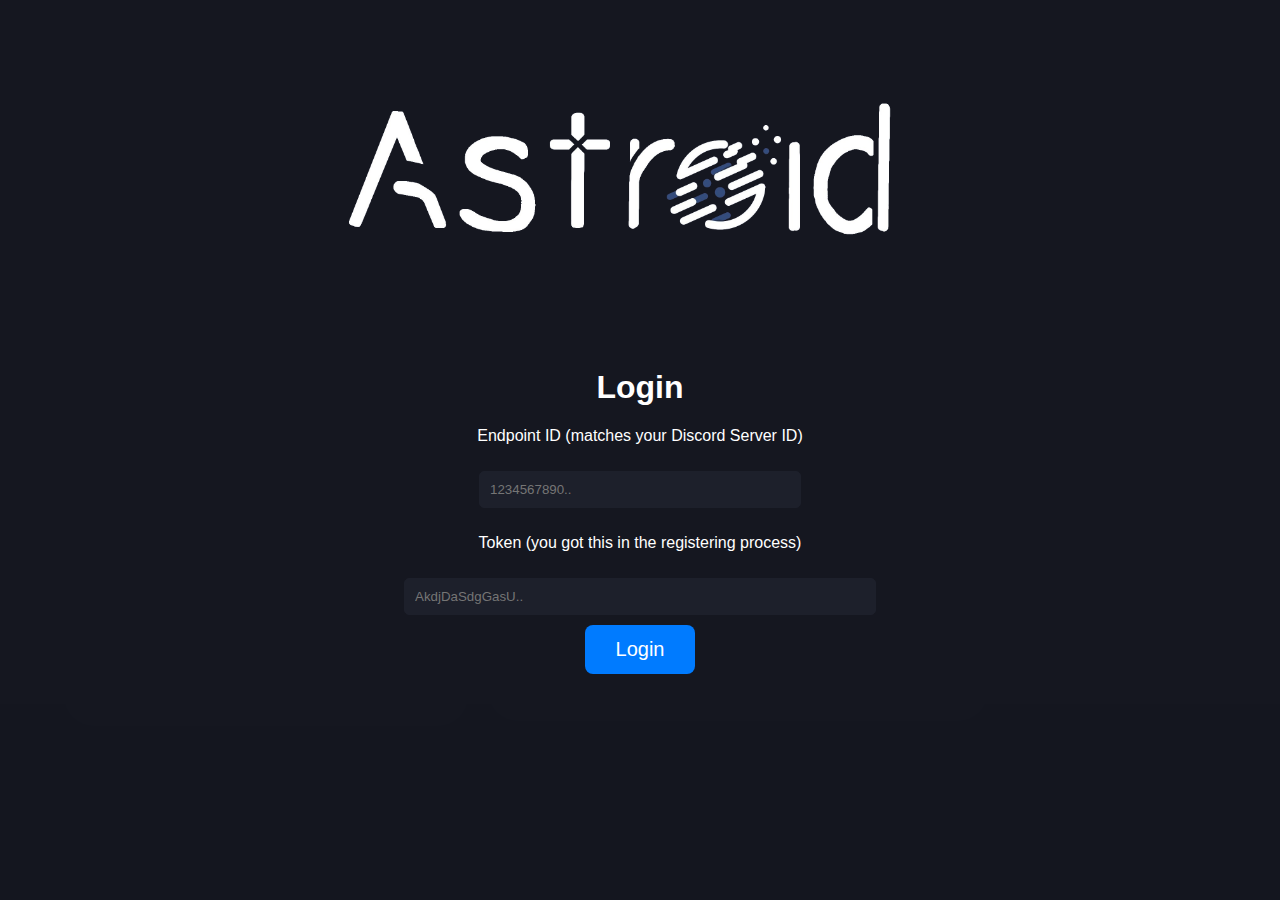
<file: dashboard.html>
<!DOCTYPE html>
<html lang="en">
  <head>
    <meta charset="UTF-8" />
    <meta name="viewport" content="width=device-width, initial-scale=1.0" />
    <link rel="stylesheet" href="dashboard.css" />
    <script src="./dashboard.js"></script>
    <title>💖 Astroid | Dashboard</title>
    <link rel="shortcut icon" href="./assets/Astroid Logo no bg.png" type="image/x-icon">
    <meta content="💖 Astroid | Dashboard" property="og:title" />
    <meta content="Astroid Dashboard for managing your endpoint. | Login" property="og:description"/>
    <meta content="https://astroid.cc/dashboard" property="og:url" />
    <meta content="https://astroid.cc/assets/Astroid Logo.png" property="og:image" style="border-radius: 20px;"/>
    <meta content="#1D202B" data-react-helmet="true" name="theme-color" />
  </head>
  <body>

    <div class="login-popup" id="login-popup" style="display: none;">
      <img src="./assets/Astroid-banner.png" alt="" class="banner-center">
      <div class="login-center">
        <div class="error-div" style="display: none;">
          <p class="error" id="error"></p>
        </div>
      <h1>Login</h1>
        <p class="endpoint-id">Endpoint ID (matches your Discord Server ID)</p>
        <input class="endpoint-id-input" type="text" id="endpoint-id" placeholder="1234567890.."></input>
        <p class="token">Token (you got this in the registering process)</p>
        <input class="token-input" type="password" id="token" placeholder="AkdjDaSdgGasU.."></input>
        <button class="login" id="login"><div class="btn-load" id="btn-load" style="display: none;"></div><span id="span-login">Login</span></button>
      </div>
    </div>

    <div class="container">
    <header>
        <div class="logo">
            <img src="./assets/Astroid-banner.png" alt="" />
        </div>
        <nav>
            <a href="./terms.html">Terms</a>
            <a href="./privacy.html">Privacy</a>
            <a href="./imprint.html">Imprint</a>
          </nav>
    </header>
      <div class="header">
        <button class="logout" id="logout">Logout</button>
        <button class="add-channel" id="add-channel">Add Channel</button>
      </div>
      <div class="channels", id="channels">
        <div class="discord_channels" id="discord_channels"></div>
        <hr>
        <div class="guilded_channels" id="guilded_channels"></div>
        <hr>
        <div class="revolt_channels" id="revolt_channels"></div>
        <hr>
        <div class="nerimity_channels" id="nerimity_channels"></div>
      </div>
      <div class="log-channels" id="log-channels">
        <h1>Logs</h1>
        <p class="log-discord">Discord Channel</p>
        <input id="log-discord"></input>
        <p class="log-guilded">Guilded Channel</p>
        <input id="log-guilded"></input>
        <p class="log-revolt">Revolt Channel</p>
        <input id="log-revolt"></input>
        <p class="log-nerimity">Nerimity Channel</p>
        <input id="log-nerimity"></input>
        <button class="log-save" id="save">Save</button>
      </div>

      <div class="blacklist" id="blacklist-div">
        <h1>Blacklist</h1>
        <input id="blacklist-input" class="blacklist-input"></input>
        <button class="blacklist-save" id="save">Add</button>
        <h2>Blacklisted Words</h2>
        <div class="blacklisted-words" id="blacklisted-words">
        </div>
      </div>

      <div class="allowed-ids-div" id="allowed-ids-div">
        <h1>Allowed IDs</h1>
        <input id="allowed-ids-input" class="allowed-ids-input"></input>
        <button class="allowed-ids-save" id="save">Add</button>
        <div class="allowed-ids" id="allowed-ids">
        </div>
      </div>


    </div>

    <div class="filter" id="filter" style="display: none;"></div>

    <div class="edit-popup" id="edit-popup" style="display: none;">
        <h1 id="channel-name"></h1>
        <p id="popup-channel-id" style="display: none;"></p>
        <p id="popup-platform" style="display: none;"></p>
        <p class="discord" id="_platform">Discord Channel</p>
        <p class="discord_channel_id"  id="input_desc">Discord Channel ID</p>
        <input class="discord_channel_id" id="discord_channel_id" placeholder="1234567890.."></input>
        <p class="discord_webhook_url" id="input_desc">Discord Webhook URL</p>
        <input class="discord_webhook_url" id="discord_webhook_url" placeholder="https://.."></input>
        <p class="guilded" id="_platform">Guilded Channel</p>
        <p class="guilded_channel_id"  id="input_desc">Guilded Channel ID</p>
        <input class="guilded_channel_id" id="guilded_channel_id" placeholder="abcd-efgh.."></input>
        <p class="guilded_webhook_url" id="input_desc">Guilded Webhook URL</p>
        <input class="guilded_webhook_url" id="guilded_webhook_url" placeholder="https://.."></input>
        <p class="revolt" id="_platform">Revolt Channel</p>
        <p class="revolt_channel_id" id="input_desc">Revolt Channel ID</p>
        <input class="revolt_channel_id" id="revolt_channel_id" placeholder="01T6P8OY47M.."></input>
        <!-- <input class="revolt_webhook_url" id="revolt_webhook_url"></input> -->
        <p class="nerimity" id="_platform">Nerimity Channel</p>
        <p class="nerimity_channel_id" id="input_desc">Nerimity Channel ID</p>
        <input class="nerimity_channel_id" id="nerimity_channel_id" placeholder="1234567890.."></input>
        <!-- <input class="nerimity_webhook_url" id="nerimity_webhook_url"></input> -->
        <button class="close" id="close">Close</button>
        <button class="save" id="save">Save</button>
        <button class="delete" id="delete">Delete</button>
    </div>

    <div class="add-channel-popup" id="add-channel-popup" style="display: none;">
      <h1>Add Channel</h1>
      <p class="discord" id="_platform">Discord Channel</p>
      <p class="discord_channel_id"  id="input_desc">Discord Channel ID</p>
      <input class="discord_channel_id" id="discord_channel_id" placeholder="1234567890.."></input>
      <p class="discord_webhook_url" id="input_desc">Discord Webhook URL</p>
      <input class="discord_webhook_url" id="discord_webhook_url" placeholder="https://.."></input>
      <p class="guilded" id="_platform">Guilded Channel</p>
      <p class="guilded_channel_id"  id="input_desc">Guilded Channel ID</p>
      <input class="guilded_channel_id" id="guilded_channel_id" placeholder="abcd-efgh.."></input>
      <p class="guilded_webhook_url" id="input_desc">Guilded Webhook URL</p>
      <input class="guilded_webhook_url" id="guilded_webhook_url" placeholder="https://.."></input>
      <p class="revolt" id="_platform">Revolt Channel</p>
      <p class="revolt_channel_id" id="input_desc">Revolt Channel ID</p>
      <input class="revolt_channel_id" id="revolt_channel_id" placeholder="01T6P8OY47M.."></input>
      <!-- <input class="revolt_webhook_url" id="revolt_webhook_url"></input> -->
      <p class="nerimity" id="_platform">Nerimity Channel</p>
      <p class="nerimity_channel_id" id="input_desc">Nerimity Channel ID</p>
      <input class="nerimity_channel_id" id="nerimity_channel_id" placeholder="1234567890.."></input>
      <!-- <input class="nerimity_webhook_url" id="nerimity_webhook_url"></input> -->
      <button class="close" id="close">Close</button>
      <button class="save" id="save">Save</button>
    </div>


  
  <div class="loading" id="loading">
    <div class="loader">
      <div>
        <ul>
          <li>
            <svg fill="currentColor" viewBox="0 0 90 120">
              <path d="M90,0 L90,120 L11,120 C4.92486775,120 0,115.075132 0,109 L0,11 C0,4.92486775 4.92486775,0 11,0 L90,0 Z M71.5,81 L18.5,81 C17.1192881,81 16,82.1192881 16,83.5 C16,84.8254834 17.0315359,85.9100387 18.3356243,85.9946823 L18.5,86 L71.5,86 C72.8807119,86 74,84.8807119 74,83.5 C74,82.1745166 72.9684641,81.0899613 71.6643757,81.0053177 L71.5,81 Z M71.5,57 L18.5,57 C17.1192881,57 16,58.1192881 16,59.5 C16,60.8254834 17.0315359,61.9100387 18.3356243,61.9946823 L18.5,62 L71.5,62 C72.8807119,62 74,60.8807119 74,59.5 C74,58.1192881 72.8807119,57 71.5,57 Z M71.5,33 L18.5,33 C17.1192881,33 16,34.1192881 16,35.5 C16,36.8254834 17.0315359,37.9100387 18.3356243,37.9946823 L18.5,38 L71.5,38 C72.8807119,38 74,36.8807119 74,35.5 C74,34.1192881 72.8807119,33 71.5,33 Z"></path>
            </svg>
          </li>
          <li>
            <svg fill="currentColor" viewBox="0 0 90 120">
              <path d="M90,0 L90,120 L11,120 C4.92486775,120 0,115.075132 0,109 L0,11 C0,4.92486775 4.92486775,0 11,0 L90,0 Z M71.5,81 L18.5,81 C17.1192881,81 16,82.1192881 16,83.5 C16,84.8254834 17.0315359,85.9100387 18.3356243,85.9946823 L18.5,86 L71.5,86 C72.8807119,86 74,84.8807119 74,83.5 C74,82.1745166 72.9684641,81.0899613 71.6643757,81.0053177 L71.5,81 Z M71.5,57 L18.5,57 C17.1192881,57 16,58.1192881 16,59.5 C16,60.8254834 17.0315359,61.9100387 18.3356243,61.9946823 L18.5,62 L71.5,62 C72.8807119,62 74,60.8807119 74,59.5 C74,58.1192881 72.8807119,57 71.5,57 Z M71.5,33 L18.5,33 C17.1192881,33 16,34.1192881 16,35.5 C16,36.8254834 17.0315359,37.9100387 18.3356243,37.9946823 L18.5,38 L71.5,38 C72.8807119,38 74,36.8807119 74,35.5 C74,34.1192881 72.8807119,33 71.5,33 Z"></path>
            </svg>
          </li>
          <li>
            <svg fill="currentColor" viewBox="0 0 90 120">
              <path d="M90,0 L90,120 L11,120 C4.92486775,120 0,115.075132 0,109 L0,11 C0,4.92486775 4.92486775,0 11,0 L90,0 Z M71.5,81 L18.5,81 C17.1192881,81 16,82.1192881 16,83.5 C16,84.8254834 17.0315359,85.9100387 18.3356243,85.9946823 L18.5,86 L71.5,86 C72.8807119,86 74,84.8807119 74,83.5 C74,82.1745166 72.9684641,81.0899613 71.6643757,81.0053177 L71.5,81 Z M71.5,57 L18.5,57 C17.1192881,57 16,58.1192881 16,59.5 C16,60.8254834 17.0315359,61.9100387 18.3356243,61.9946823 L18.5,62 L71.5,62 C72.8807119,62 74,60.8807119 74,59.5 C74,58.1192881 72.8807119,57 71.5,57 Z M71.5,33 L18.5,33 C17.1192881,33 16,34.1192881 16,35.5 C16,36.8254834 17.0315359,37.9100387 18.3356243,37.9946823 L18.5,38 L71.5,38 C72.8807119,38 74,36.8807119 74,35.5 C74,34.1192881 72.8807119,33 71.5,33 Z"></path>
            </svg>
          </li>
          <li>
            <svg fill="currentColor" viewBox="0 0 90 120">
              <path d="M90,0 L90,120 L11,120 C4.92486775,120 0,115.075132 0,109 L0,11 C0,4.92486775 4.92486775,0 11,0 L90,0 Z M71.5,81 L18.5,81 C17.1192881,81 16,82.1192881 16,83.5 C16,84.8254834 17.0315359,85.9100387 18.3356243,85.9946823 L18.5,86 L71.5,86 C72.8807119,86 74,84.8807119 74,83.5 C74,82.1745166 72.9684641,81.0899613 71.6643757,81.0053177 L71.5,81 Z M71.5,57 L18.5,57 C17.1192881,57 16,58.1192881 16,59.5 C16,60.8254834 17.0315359,61.9100387 18.3356243,61.9946823 L18.5,62 L71.5,62 C72.8807119,62 74,60.8807119 74,59.5 C74,58.1192881 72.8807119,57 71.5,57 Z M71.5,33 L18.5,33 C17.1192881,33 16,34.1192881 16,35.5 C16,36.8254834 17.0315359,37.9100387 18.3356243,37.9946823 L18.5,38 L71.5,38 C72.8807119,38 74,36.8807119 74,35.5 C74,34.1192881 72.8807119,33 71.5,33 Z"></path>
            </svg>
          </li>
          <li>
            <svg fill="currentColor" viewBox="0 0 90 120">
              <path d="M90,0 L90,120 L11,120 C4.92486775,120 0,115.075132 0,109 L0,11 C0,4.92486775 4.92486775,0 11,0 L90,0 Z M71.5,81 L18.5,81 C17.1192881,81 16,82.1192881 16,83.5 C16,84.8254834 17.0315359,85.9100387 18.3356243,85.9946823 L18.5,86 L71.5,86 C72.8807119,86 74,84.8807119 74,83.5 C74,82.1745166 72.9684641,81.0899613 71.6643757,81.0053177 L71.5,81 Z M71.5,57 L18.5,57 C17.1192881,57 16,58.1192881 16,59.5 C16,60.8254834 17.0315359,61.9100387 18.3356243,61.9946823 L18.5,62 L71.5,62 C72.8807119,62 74,60.8807119 74,59.5 C74,58.1192881 72.8807119,57 71.5,57 Z M71.5,33 L18.5,33 C17.1192881,33 16,34.1192881 16,35.5 C16,36.8254834 17.0315359,37.9100387 18.3356243,37.9946823 L18.5,38 L71.5,38 C72.8807119,38 74,36.8807119 74,35.5 C74,34.1192881 72.8807119,33 71.5,33 Z"></path>
            </svg>
          </li>
          <li>
            <svg fill="currentColor" viewBox="0 0 90 120">
              <path d="M90,0 L90,120 L11,120 C4.92486775,120 0,115.075132 0,109 L0,11 C0,4.92486775 4.92486775,0 11,0 L90,0 Z M71.5,81 L18.5,81 C17.1192881,81 16,82.1192881 16,83.5 C16,84.8254834 17.0315359,85.9100387 18.3356243,85.9946823 L18.5,86 L71.5,86 C72.8807119,86 74,84.8807119 74,83.5 C74,82.1745166 72.9684641,81.0899613 71.6643757,81.0053177 L71.5,81 Z M71.5,57 L18.5,57 C17.1192881,57 16,58.1192881 16,59.5 C16,60.8254834 17.0315359,61.9100387 18.3356243,61.9946823 L18.5,62 L71.5,62 C72.8807119,62 74,60.8807119 74,59.5 C74,58.1192881 72.8807119,57 71.5,57 Z M71.5,33 L18.5,33 C17.1192881,33 16,34.1192881 16,35.5 C16,36.8254834 17.0315359,37.9100387 18.3356243,37.9946823 L18.5,38 L71.5,38 C72.8807119,38 74,36.8807119 74,35.5 C74,34.1192881 72.8807119,33 71.5,33 Z"></path>
            </svg>
          </li>
        </ul>
      </div><span>Loading endpoint.. <br>
      by <a href="https://uiverse.io/Nawsome/curly-goose-54">Nawsome</a></span></div>
  </div>

  </body>
</html>
</file>
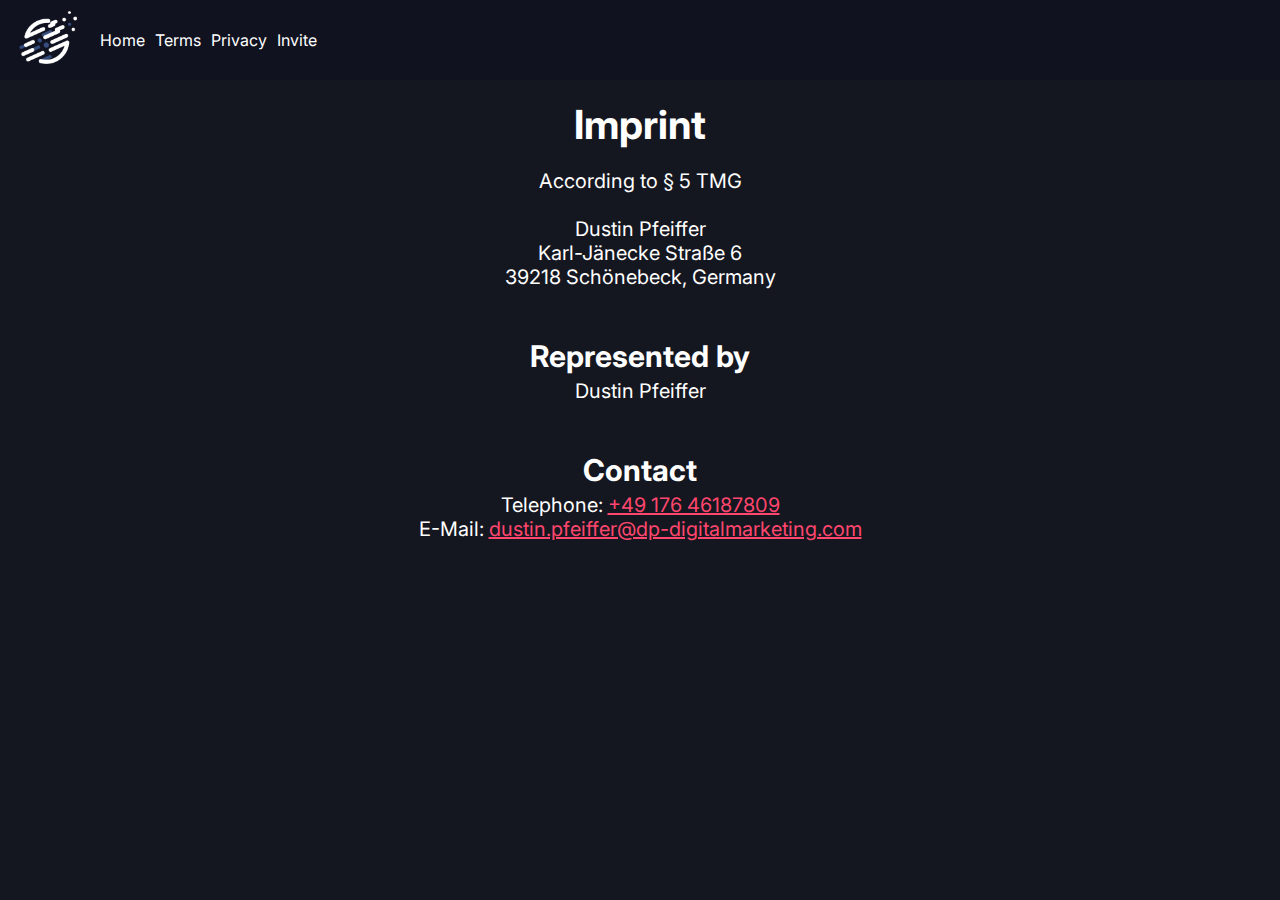
<file: imprint.html>
<!DOCTYPE html>
<html lang="en">
<head>
    <meta charset="UTF-8">
    <meta name="viewport" content="width=device-width, initial-scale=1.0">
    <title>Imprint | 💖 Astroid</title>
    <link rel="shortcut icon" href="./assets/Astroid Logo no bg.png" type="image/x-icon">
    


    <meta content="Imprint | 💖 Astroid" property="og:title" />
    <meta content="Astroid is the Bridge between Discord, Revolt and Guilded. | Start today" property="og:description"/>
    <meta content="https://astroid.cc/imprint" property="og:url" />
    <meta content="https://astroid.cc/assets/Astroid Logo.png" property="og:image" />
    <meta content="#1D202B" data-react-helmet="true" name="theme-color" />
</head>
<style>
    @import url("https://fonts.googleapis.com/css2?family=Inter:wght@100..900&display=swap");
    body {
        background-color: #151720;
        color: #fff;
        font-size: 20px;
        font-family: "Inter", sans-serif;
    }
    .navbar {
            left: 0;
            top: 0;
            position: absolute;
            background-color: #101220;
            padding: 10px;
            width: 100vw;
            height: 60px;
            display: flex;
            align-items: center;
            font-size: 16px;
        }

        .navbar a {
            color: #ffffff;
            text-decoration: none;
            margin-right: 10px;
        }

        .navbar img {
            height: 80px;
            margin-right: 10px;
        }
    .imprint {
        margin: 0 auto;
        text-align: center;
        align-items: center;
        margin-top: 100px;
    }
    a {
        color: #ff466e;
    }
    a:hover {
        color: #ff88a2;
    }
    h1{
        margin-bottom: 20px;
    }
    h2{
        margin-bottom: 5px;
    }
</style>
<body>
    <div class="navbar">
        <img src="../assets/Astroid Logo no bg.png" alt="Astroid Logo">
        <a href="./">Home</a>
        <a href="./terms">Terms</a>
        <a href="./privacy">Privacy</a>
        <a href="./invite">Invite</a>
    </div>
    <div class="imprint">
        <h1>Imprint</h1>

        According to § 5 TMG <br><br>

        Dustin Pfeiffer <br>
        Karl-Jänecke Straße 6 <br>
        39218 Schönebeck, Germany <br><br>

        <h2>Represented by</h2>
        Dustin Pfeiffer <br><br>

        <h2>Contact</h2>
        Telephone: <a href="tel:+4917646187809">+49 176 46187809</a><br>
        E-Mail: <a href="mailto:dustin.pfeiffer@dp-digitalmarketing.com">dustin.pfeiffer@dp-digitalmarketing.com</a>
    </div>
    
</body>
</html>
</file>
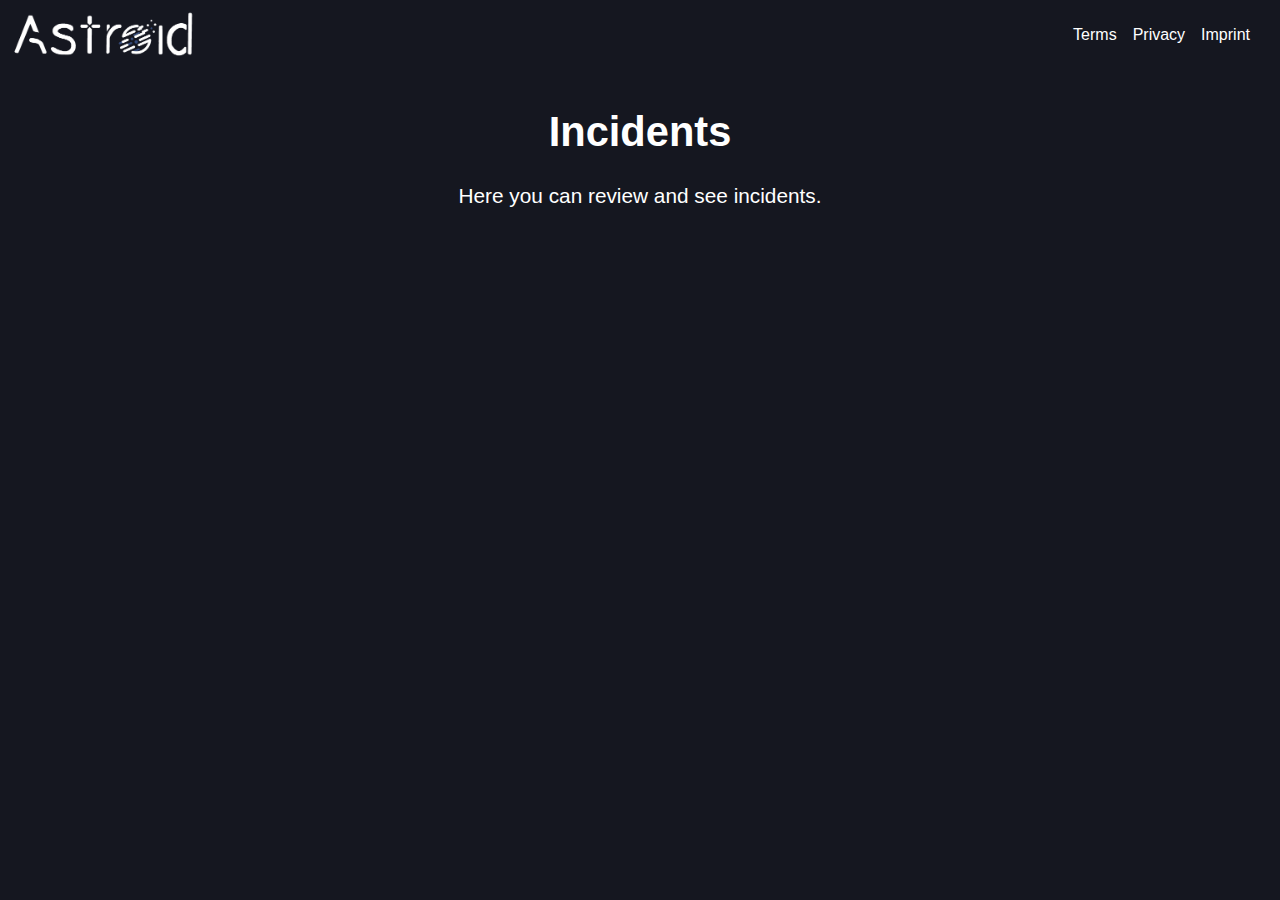
<file: incidents.html>
<!DOCTYPE html>
<html lang="en">
<head>
    <meta charset="UTF-8">
    <meta name="viewport" content="width=device-width, initial-scale=1.0">
    <title>Incidents | 💖 Astroid</title>
    <link rel="shortcut icon" href="./assets/Astroid Logo no bg.png" type="image/x-icon">
    <meta content="Incidents | 💖 Astroid" property="og:title" />
    <meta content="View ongoing and past incidents." property="og:description"/>
    <meta content="https://astroid.cc/incidents" property="og:url" />
    <meta content="https://astroid.cc/assets/Astroid Logo.png" property="og:image" style="border-radius: 20px;"/>
    <meta content="#1D202B" data-react-helmet="true" name="theme-color" />
    <link rel="stylesheet" href="incidents.css">
    <script src="incidents.js"></script>
</head>
<body>
    <header>
        <div class="logo">
            <img src="./assets/Astroid-banner.png" alt="" />
        </div>
        <nav>
            <a href="./terms.html">Terms</a>
            <a href="./privacy.html">Privacy</a>
            <a href="./imprint.html">Imprint</a>
          </nav>
    </header>
    <div class="container">
        <div class="top-into">
            <h1>Incidents</h1>
            <p>Here you can review and see incidents.</p>
        </div>
        <div class="incidents-div" id="incidents-div">
        </div>
</body>
</html>
</file>
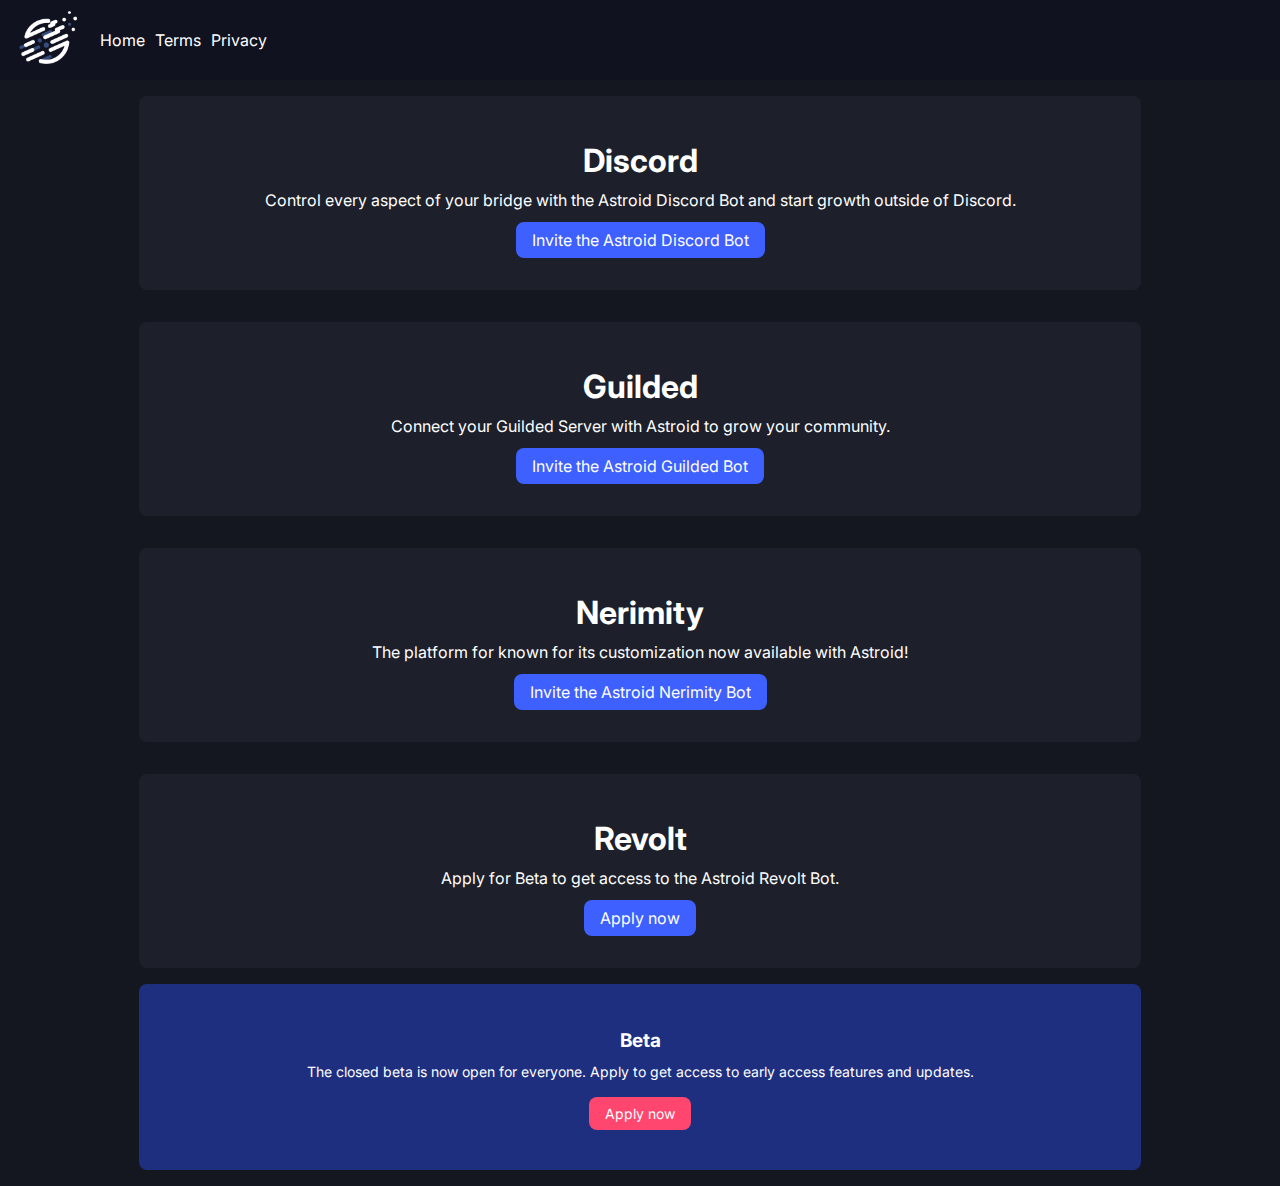
<file: invite.html>
<!DOCTYPE html>
<html lang="en">
  <head>
    <meta charset="UTF-8" />
    <meta name="viewport" content="width=device-width, initial-scale=1.0" />
    <title>Invite | 💖 Astroid</title>
    <link
      rel="shortcut icon"
      href="./assets/Astroid Logo no bg.png"
      type="image/x-icon" />
    <meta content="Invite | 💖 Astroid" property="og:title" />
    <meta
      content="Astroid is the Bridge between Discord, Nerimity, Revolt and Guilded. | Start today"
      property="og:description" />
    <meta content="https://astroid.cc/privacy" property="og:url" />
    <meta
      content="https://astroid.cc/assets/Astroid Logo.png"
      property="og:image"
      style="border-radius: 20px" />
    <meta content="#1D202B" data-react-helmet="true" name="theme-color" />
    <style>
      @import url("https://fonts.googleapis.com/css2?family=Inter:wght@100..900&display=swap");
      body {
        background-color: #151720;
        color: #ffffff;
        font-family: "Inter", sans-serif;
        overflow-x: hidden;
        height: max-content;
        top: 0;
        left: 0;
        margin: 0;
      }

      a {
        color: #3d60ff;
        text-decoration: none;
      }

      .invite-div, .beta {
        display: flex;
        justify-content: center;
        align-items: center;
        height: max-content;
        flex-direction: column;
        margin-top: auto;
      }

      section {
        margin-top: 100px;
        background-color: #1d202b;
        padding: 40px;
        border-radius: 0.5rem;
        width: 72%;
        margin: 0 auto;
        margin: 1rem;
        position: relative;
      }
      .navbar {
        left: 0;
        top: 0;
        position: relative;
        background-color: #101220;
        padding: 10px;
        width: 100vw;
        height: 60px;
        display: flex;
        align-items: center;
      }

      .navbar a {
        color: #ffffff;
        text-decoration: none;
        margin-right: 10px;
      }

      .navbar img {
        height: 80px;
        margin-right: 10px;
      }
      h2 {
        font-size: 2rem;
        margin: 5px;
      }

      code {
        color: #ff466e;
        font-size: 18px;
      }

      p {
        margin: 10px;
        margin-bottom: 20px;
      }

      .button {
        background-color: #3d60ff;
        color: #ffffff;
        padding: 0.5rem 1rem;
        border: none;
        border-radius: 0.5rem;
        cursor: pointer;
        font-size: 1rem;
        margin-top: 1rem;
        text-decoration: none;
      }
      .platform-container {
        text-align: center;
      }

      .beta {
        background-color: #1e2f7f;
      }
      .beta h2 {
        color: #ffffff;
        font-size: 19px;
        margin-bottom: 1px;
      }
      .beta p {
        color: #ffffff;
        font-size: 14px;
        margin-bottom: 1px;
      }
      .beta .button {
        background-color: #ff466e;
        font-size: 14px;
      }

      .button:hover {
        filter:brightness(1.5);
      }
      section:hover {
        filter:brightness(1.1);
      }
    </style>
  </head>
  <body>
    <div class="navbar">
      <img src="./assets/Astroid Logo no bg.png" alt="Astroid Logo" />
      <a href="./">Home</a>
      <a href="./terms">Terms</a>
      <a href="./privacy">Privacy</a>
    </div>
    <div class="invite-div">
    <section class="platform">
      <div class="platform-container">
        <h2>Discord</h2>
        <p>Control every aspect of your bridge with the Astroid Discord Bot and start growth outside of Discord.</p>
        <a
          href="https://api.astroid.cc/invite/discord"
          target="_blank"
          class="button"
          >Invite the Astroid Discord Bot</a
        >
      </div>
    </section>
    <section class="platform">
      <div class="platform-container">
        <h2>Guilded</h2>
        <p>Connect your Guilded Server with Astroid to grow your community.</p>
        <a
          href="https://api.astroid.cc/invite/guilded"
          target="_blank"
          class="button"
          >Invite the Astroid Guilded Bot</a
        >
      </div>
    </section>
    <section class="platform">
      <div class="platform-container">
        <h2>Nerimity</h2>
        <p>The platform for known for its customization now available with Astroid!</p>
        <a
          href="https://api.astroid.cc/invite/nerimity"
          target="_blank"
          class="button"
          >Invite the Astroid Nerimity Bot</a
        >
      </div>
    </section>
    <section class="platform">
      <div class="platform-container">
        <h2>Revolt</h2>
        <p>Apply for Beta to get access to the Astroid Revolt Bot.</p>
        <a href="https://api.astroid.cc/discord" target="_blank" class="button"
          >Apply now</a
        >
      </div>
    </section>
    <section class="beta">
      <h2>Beta</h2>
      <p>The closed beta is now open for everyone. Apply to get access to early access features and updates.</p>
      <a href="https://api.astroid.cc/discord" target="_blank" class="button"
        >Apply now</a
      >
    </section>
  </div>
  </body>
</html>
</file>
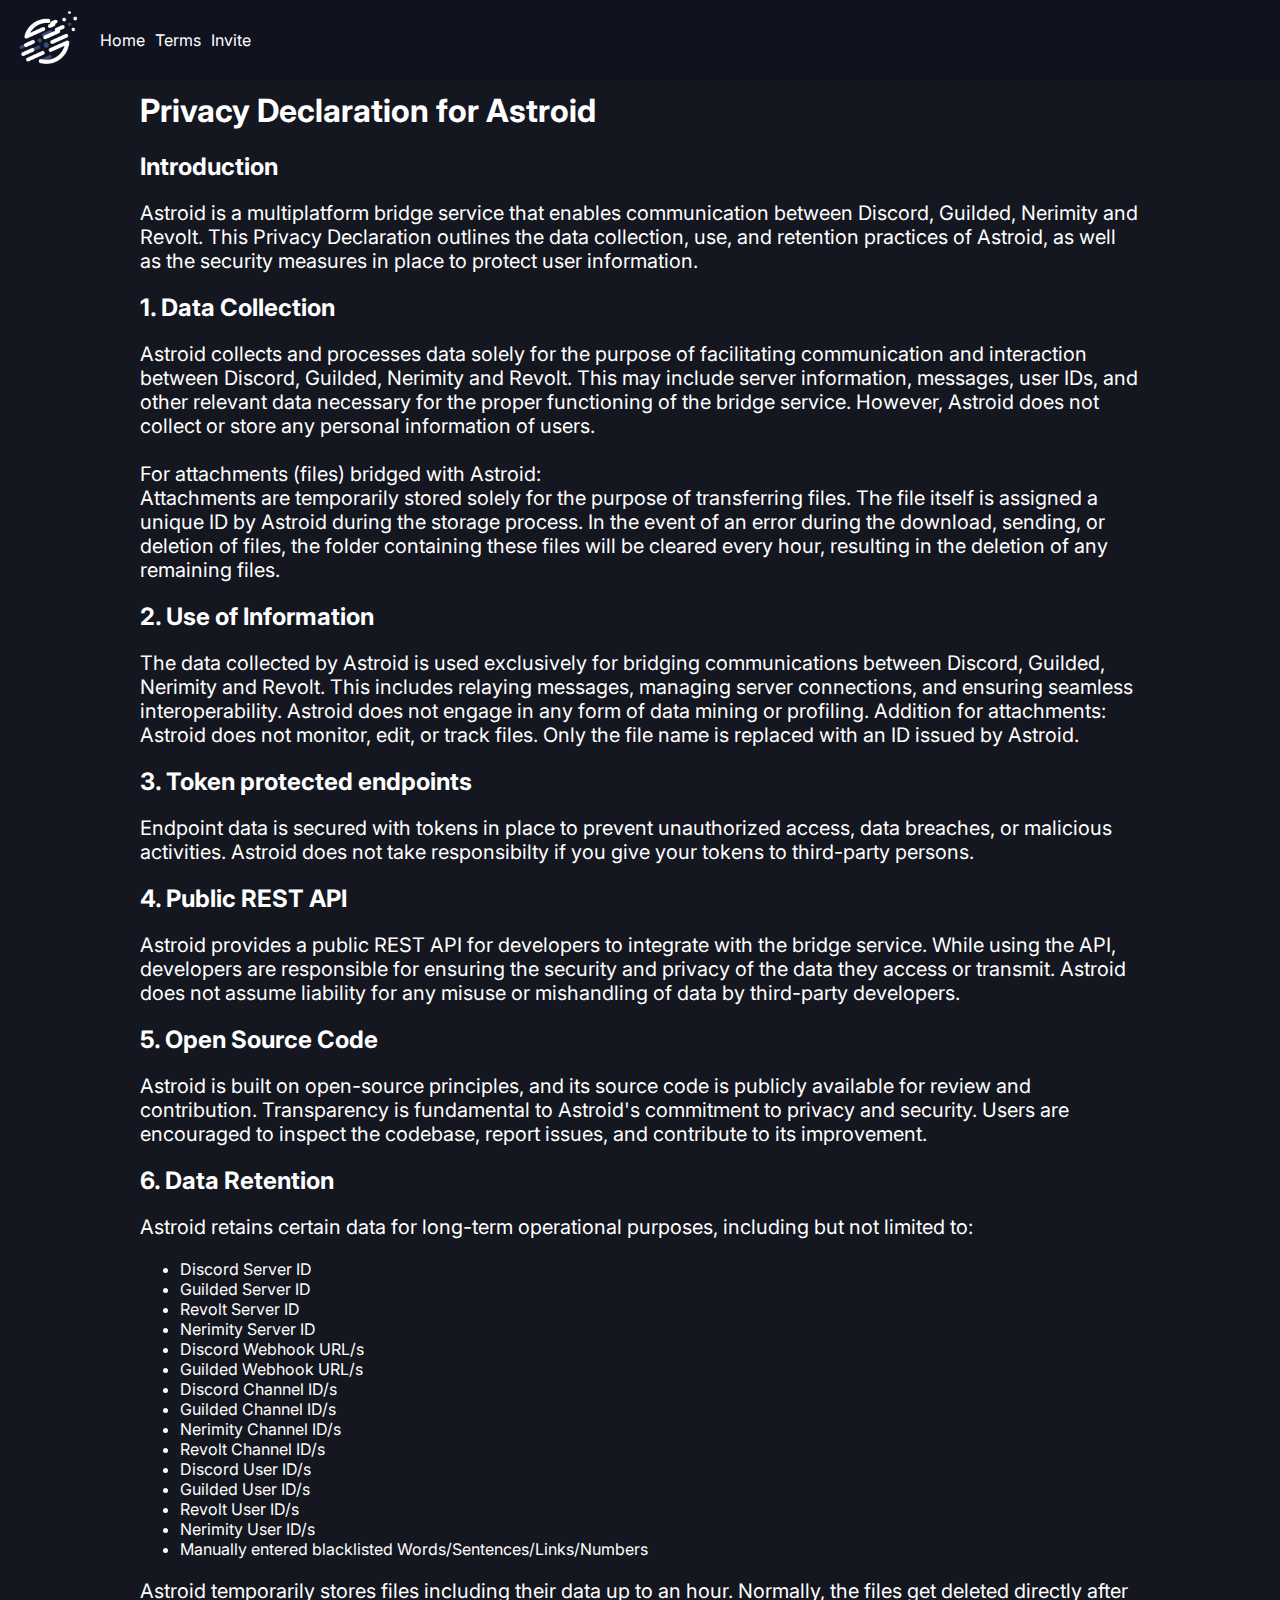
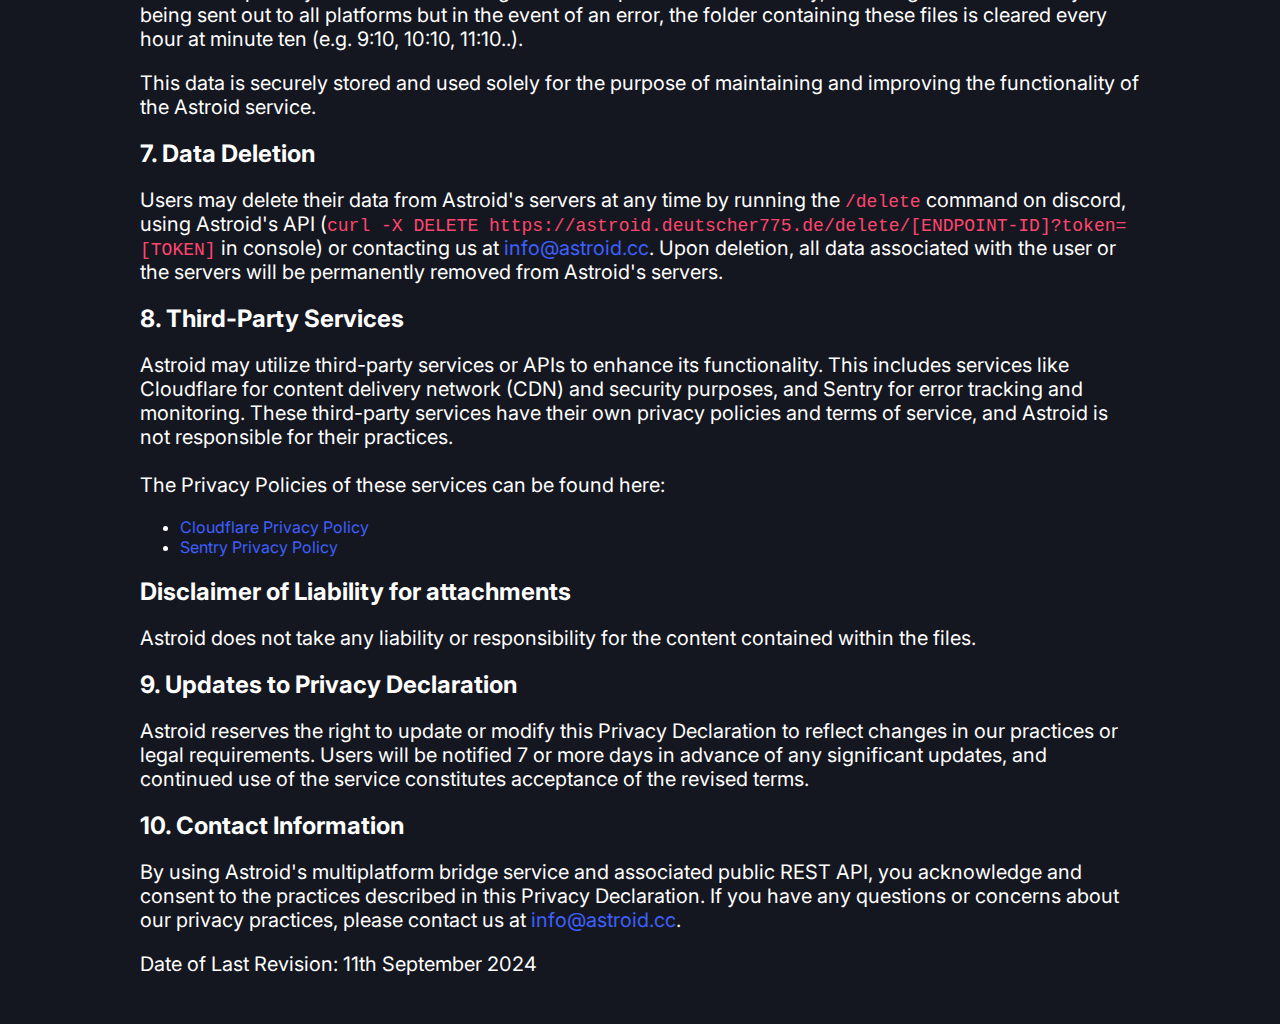
<file: privacy.html>
<!DOCTYPE html>
<html lang="en">
<head>
    <meta charset="UTF-8">
    <meta name="viewport" content="width=device-width, initial-scale=1.0">
    <title>Privacy Declaration | 💖 Astroid</title>
    <link rel="shortcut icon" href="./assets/Astroid Logo no bg.png" type="image/x-icon">
    <meta content="Privacy | 💖 Astroid" property="og:title" />
    <meta content="Astroid is the Bridge between Discord, Revolt and Guilded. | Start today" property="og:description"/>
    <meta content="https://astroid.cc/privacy" property="og:url" />
    <meta content="https://astroid.cc/assets/Astroid Logo.png" property="og:image" style="border-radius: 20px;"/>
    <meta content="#1D202B" data-react-helmet="true" name="theme-color" />
    <style>
        @import url("https://fonts.googleapis.com/css2?family=Inter:wght@100..900&display=swap");
        body {
            background-color: #151720;
            color: #ffffff;
            font-family: "Inter", sans-serif;
            overflow-x: hidden;
        }

        a {
            color: #3D60FF;
            text-decoration: none; 
        }

        .privacy {
            position: relative;
            max-width: 1000px;
            margin: 0 auto;
            padding: 20px;
            margin-top: 50px;
        }
        .navbar {
            left: 0;
            top: 0;
            position: absolute;
            background-color: #101220;
            padding: 10px;
            width: 100vw;
            height: 60px;
            display: flex;
            align-items: center;
        }

        .navbar a {
            color: #ffffff;
            text-decoration: none;
            margin-right: 10px;
        }

        .navbar img {
            height: 80px;
            margin-right: 10px;
        }

        h1 {
            color: #ffffff;
        }

        p {
            margin-bottom: 20px;
            font-size: 20px;
        }

        h2 {
            color: #ffffff;
        }

        code {
            color: #ff466e;
            font-size: 18px;
        }
    </style>
</head>
<body>
    <div class="navbar">
        <img src="./assets/Astroid Logo no bg.png" alt="Astroid Logo">
        <a href="./">Home</a>
        <a href="./terms">Terms</a>
        <a href="./invite">Invite</a>
    </div>
    <div class="privacy">
        <h1>Privacy Declaration for Astroid</h1>

        <div class="privacy-section">
            <h2>Introduction</h2>
            <p>Astroid is a multiplatform bridge service that enables communication between Discord, Guilded, Nerimity and Revolt. This Privacy Declaration outlines the data collection, use, and retention practices of Astroid, as well as the security measures in place to protect user information.</p>
        </div>

        <div class="privacy-section">
            <h2>1. Data Collection</h2>
            <p>Astroid collects and processes data solely for the purpose of facilitating communication and interaction between Discord, Guilded, Nerimity and Revolt. This may include server information, messages, user IDs, and other relevant data necessary for the proper functioning of the bridge service. However, Astroid does not collect or store any personal information of users. <br><br>For attachments (files) bridged with Astroid: <br>Attachments are temporarily stored solely for the purpose of transferring files. The file itself is assigned a unique ID by Astroid during the storage process. In the event of an error during the download, sending, or deletion of files, the folder containing these files will be cleared every hour, resulting in the deletion of any remaining files.</p>
        </div>
        
        <div class="privacy-section">
            <h2>2. Use of Information</h2>
            <p>The data collected by Astroid is used exclusively for bridging communications between Discord, Guilded, Nerimity and Revolt. This includes relaying messages, managing server connections, and ensuring seamless interoperability. Astroid does not engage in any form of data mining or profiling. Addition for attachments: Astroid does not monitor, edit, or track files. Only the file name is replaced with an ID issued by Astroid.</p>
        </div>

        <div class="privacy-section">
            <h2>3. Token protected endpoints</h2>
            <p>Endpoint data is secured with tokens in place to prevent unauthorized access, data breaches, or malicious activities. Astroid does not take responsibilty if you give your tokens to third-party persons.</p>
        </div>

        <div class="privacy-section">
            <h2>4. Public REST API</h2>
            <p>Astroid provides a public REST API for developers to integrate with the bridge service. While using the API, developers are responsible for ensuring the security and privacy of the data they access or transmit. Astroid does not assume liability for any misuse or mishandling of data by third-party developers.</p>
        </div>

        <div class="privacy-section">
            <h2>5. Open Source Code</h2>
            <p>Astroid is built on open-source principles, and its source code is publicly available for review and contribution. Transparency is fundamental to Astroid's commitment to privacy and security. Users are encouraged to inspect the codebase, report issues, and contribute to its improvement.</p>
        </div>

        <div class="privacy-section">
            <h2>6. Data Retention</h2>
            <p>Astroid retains certain data for long-term operational purposes, including but not limited to:</p>
            <ul>
                <li>Discord Server ID</li>
                <li>Guilded Server ID</li>
                <li>Revolt Server ID</li>
                <li>Nerimity Server ID</li>
                <li>Discord Webhook URL/s</li>
                <li>Guilded Webhook URL/s</li>
                <li>Discord Channel ID/s</li>
                <li>Guilded Channel ID/s</li>
                <li>Nerimity Channel ID/s</li>
                <li>Revolt Channel ID/s</li>
                <li>Discord User ID/s</li>
                <li>Guilded User ID/s</li>
                <li>Revolt User ID/s</li>
                <li>Nerimity User ID/s</li>
                <li>Manually entered blacklisted Words/Sentences/Links/Numbers</li>
            </ul>
            <p>Astroid temporarily stores files including their data up to an hour. Normally, the files get deleted directly after being sent out to all platforms but in the event of an error, the folder containing these files is cleared every hour at minute ten (e.g. 9:10, 10:10, 11:10..).</p>
            <p>This data is securely stored and used solely for the purpose of maintaining and improving the functionality of the Astroid service.</p>
        </div>
        <div class="privacy-section">
            <h2>7. Data Deletion</h2>
            <p>Users may delete their data from Astroid's servers at any time by running the <code>/delete</code> command on discord, using Astroid's API (<code>curl -X DELETE https://astroid.deutscher775.de/delete/[ENDPOINT-ID]?token=[TOKEN]</code> in console) or contacting us at <a href="mailto:info@astroid.cc">info@astroid.cc</a>. Upon deletion, all data associated with the user or the servers will be permanently removed from Astroid's servers.</p>
        </div>

        <div class="privacy-section">
            <h2>8. Third-Party Services</h2>
            <p>Astroid may utilize third-party services or APIs to enhance its functionality. This includes services like Cloudflare for content delivery network (CDN) and security purposes, and Sentry for error tracking and monitoring. These third-party services have their own privacy policies and terms of service, and Astroid is not responsible for their practices. <br><br>
            The Privacy Policies of these services can be found here:<br>
            <ul>
                <li><a href="https://www.cloudflare.com/privacypolicy/">Cloudflare Privacy Policy</a></li>
                <li><a href="https://sentry.io/privacy/">Sentry Privacy Policy</a></li>
            </ul>
        </div>

        <div class="privacy-section">
            <h2>Disclaimer of Liability for attachments</h2>
            <p>Astroid does not take any liability or responsibility for the content contained within the files.</p>
        </div>

        <div class="privacy-section">
            <h2>9. Updates to Privacy Declaration</h2>
            <p>Astroid reserves the right to update or modify this Privacy Declaration to reflect changes in our practices or legal requirements. Users will be notified 7 or more days in advance of any significant updates, and continued use of the service constitutes acceptance of the revised terms.</p>
        </div>

        <div class="privacy-section">
            <h2>10. Contact Information</h2>
            <p>By using Astroid's multiplatform bridge service and associated public REST API, you acknowledge and consent to the practices described in this Privacy Declaration. If you have any questions or concerns about our privacy practices, please contact us at <a href="mailto:info@astroid.cc">info@astroid.cc</a>.</p>
        </div>

        <div class="privacy-section">
            <p>Date of Last Revision: 11th September 2024</p>
        </div>
    </div>
</body>
</html>
</file>
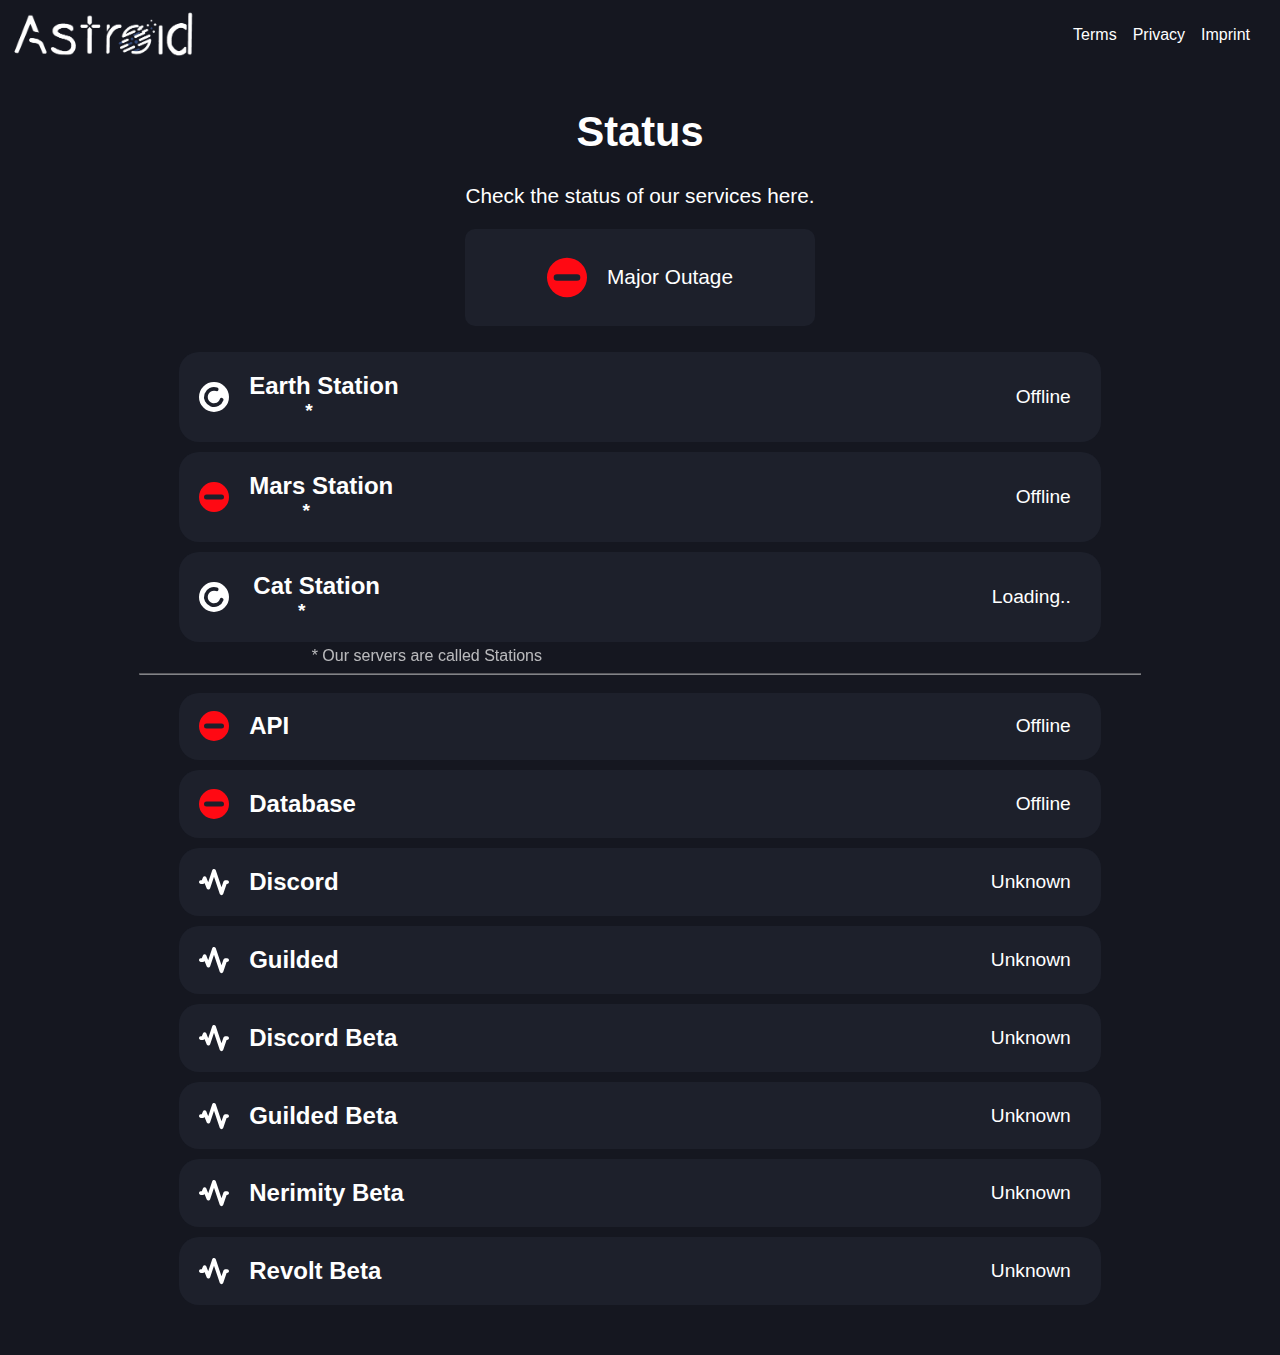
<file: status.html>
<!DOCTYPE html>
<html lang="en">
<head>
    <meta charset="UTF-8">
    <meta name="viewport" content="width=device-width, initial-scale=1.0">
    <title>Status | 💖 Astroid</title>
    <link rel="shortcut icon" href="./assets/Astroid Logo no bg.png" type="image/x-icon">
    <meta content="Status | 💖 Astroid" property="og:title" />
    <meta content="See, which services are operational." property="og:description"/>
    <meta content="https://astroid.cc/status" property="og:url" />
    <meta content="https://astroid.cc/assets/Astroid Logo.png" property="og:image" style="border-radius: 20px;"/>
    <meta content="#1D202B" data-react-helmet="true" name="theme-color" />
    <link rel="stylesheet" href="status.css">
    <script src="status.js"></script>
</head>
<body>
    <header>
        <div class="logo">
            <img src="./assets/Astroid-banner.png" alt="" />
        </div>
        <nav>
            <a href="./terms.html">Terms</a>
            <a href="./privacy.html">Privacy</a>
            <a href="./imprint.html">Imprint</a>
          </nav>
    </header>
    <div class="container">
        <div class="top-into">
            <h1>Status</h1>
            <p>Check the status of our services here.</p>
            <div class="operational-div" id="operational-div">
                <img src="./assets/status-loading.svg" alt="op-icon" id="op-icon"/> <p class="operational" id="operational">Loading..</p>
            </div>
        </div>
        <div class="serveroverview" id="serveroverview">
                <div class="status-item">
                    <div class="item-info">
                        <img src="./assets/status-loading.svg" alt="" class="item-icon" id="item-icon-server1">
                        <h2>Earth Station<p class="disclaimer">*</p></h2>
                    </div>
                    <div class="status-bar" id="status-bar-server1"></div>
                    <p id="server1-status">Loading..</p>
                </div>
                <div class="status-item">
                    <div class="item-info">
                        <img src="./assets/status-loading.svg" alt="" class="item-icon" id="item-icon-server2">
                        <h2>Mars Station<p class="disclaimer">*</p></h2>
                    </div>
                    <div class="status-bar" id="status-bar-server2"></div>
                    <p id="server2-status">Loading..</p>
                </div>
                <div class="status-item">
                    <div class="item-info">
                        <img src="./assets/status-loading.svg" alt="" class="item-icon" id="item-icon-server3">
                        <h2>Cat Station<p class="disclaimer">*</p></h2>
                    </div>
                    <div class="status-bar" id="status-bar-server3"></div>
                    <p id="server3-status">Loading..</p>
                </div>
            <p style="filter: opacity(0.7); align-self: flex-start; margin: 0 auto; margin-top: 5px; width: 57%; text-align: left;">* Our servers are called Stations</p>
        </div>
        <hr>
        <div class="status">
            <div class="status-item">
                <div class="item-info">
                    <img src="./assets/status-loading.svg" alt="" class="item-icon" id="item-icon-api">
                    <h2>API</h2>
                </div>
                <div class="status-bar" id="status-bar-api"></div>
                <p id="api-status">Loading..</p>
            </div>
            <div class="status-item">
                <div class="item-info">
                    <img src="./assets/status-loading.svg" alt="" class="item-icon" id="item-icon-database">
                    <h2>Database</h2>
                </div>
                <div class="status-bar" id="status-bar-database"></div>
                <p id="database-status">Loading..</p>
            </div>
            <div class="status-item">
                <div class="item-info">
                    <img src="./assets/status-loading.svg" alt="" class="item-icon" id="item-icon-discord">
                    <h2>Discord</h2>
                </div>
                <div class="status-bar" id="status-bar-discord"></div>
                <p id="discord-status">Loading..</p>
            </div>
            <div class="status-item">
                <div class="item-info">
                    <img src="./assets/status-loading.svg" alt="" class="item-icon" id="item-icon-guilded">
                    <h2>Guilded</h2>
                </div>
                <div class="status-bar" id="status-bar-guilded"></div>
                <p id="guilded-status">Loading..</p>
            </div>

            
            <div class="status-item">
                <div class="item-info">
                    <img src="./assets/status-loading.svg" alt="" class="item-icon" id="item-icon-discord-beta">
                    <h2>Discord Beta</h2>
                </div>
                <div class="status-bar" id="status-bar-discord-beta"></div>
                <p id="discord-beta-status">Loading..</p>
            </div>


            <div class="status-item">
                <div class="item-info">
                    <img src="./assets/status-loading.svg" alt="" class="item-icon" id="item-icon-guilded-beta">
                    <h2>Guilded Beta</h2>
                </div>
                <div class="status-bar" id="status-bar-guilded-beta"></div>
                <p id="guilded-beta-status">Loading..</p>
            </div>


            <div class="status-item">
                <div class="item-info">
                    <img src="./assets/status-loading.svg" alt="" class="item-icon" id="item-icon-nerimity-beta">
                    <h2>Nerimity Beta</h2>
                </div>
                <div class="status-bar" id="status-bar-nerimity-beta"></div>
                <p id="nerimity-beta-status">Loading..</p>
            </div>

            <div class="status-item">
                <div class="item-info">
                    <img src="./assets/status-loading.svg" alt="" class="item-icon" id="item-icon-revolt-beta">
                    <h2>Revolt Beta</h2>
                </div>
                <div class="status-bar" id="status-bar-revolt-beta"></div>
                <p id="revolt-beta-status">Loading..</p>
            </div>
        </div>
    </div>
</body>
</html>
</file>
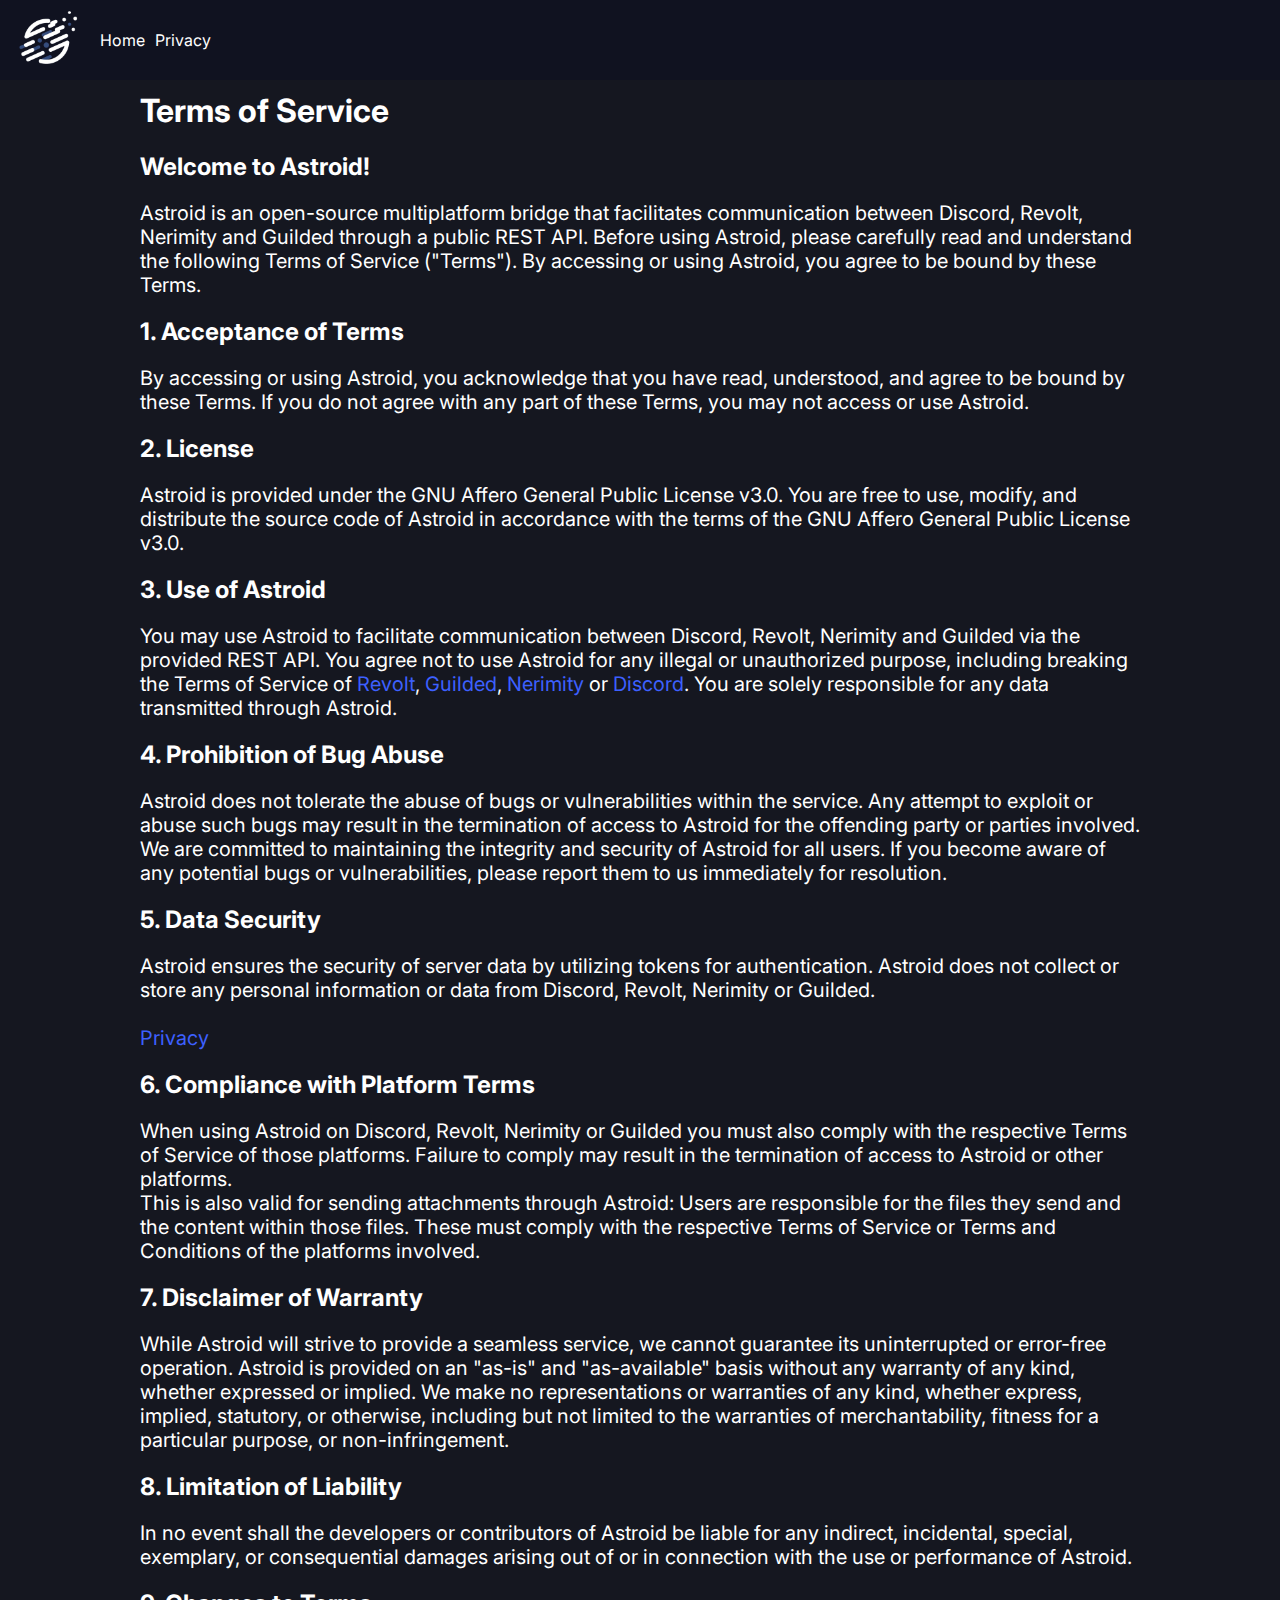
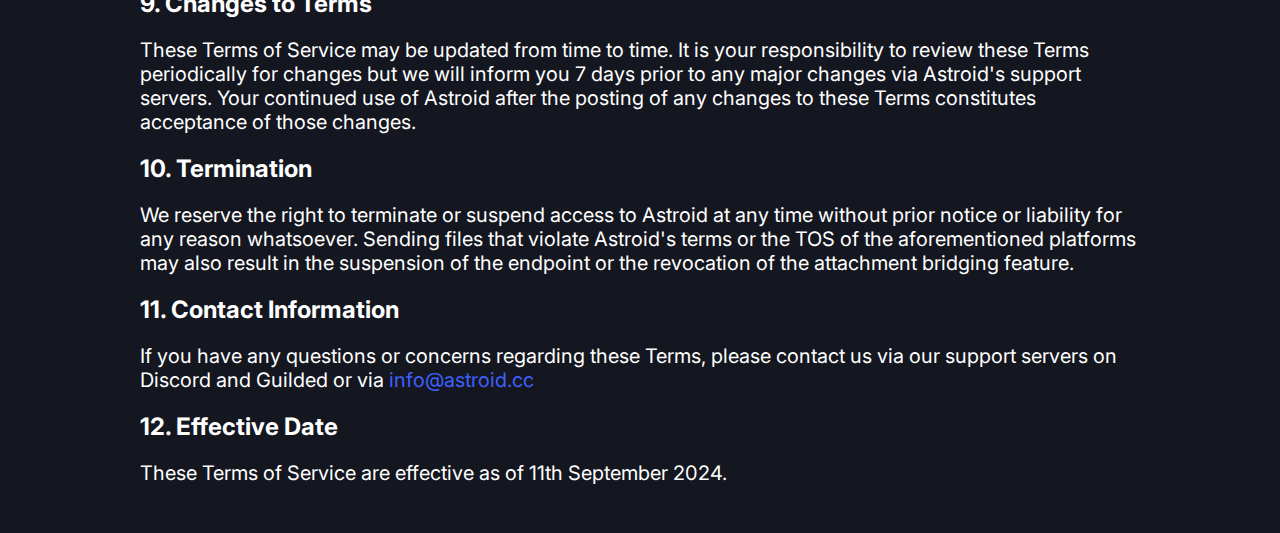
<file: terms.html>
<!DOCTYPE html>
<html lang="en">

    <head>
        <meta charset="UTF-8">
        <meta name="viewport" content="width=device-width, initial-scale=1.0">
        <title>Terms of Service | 💖 Astroid</title>
        <link rel="shortcut icon" href="./assets/Astroid Logo no bg.png" type="image/x-icon">
        <meta content="Terms of Service | 💖 Astroid" property="og:title" />
        <meta content="Astroid is the Bridge between Discord, Revolt and Guilded. | Start today" property="og:description"/>
        <meta content="https://astroid.cc/terms" property="og:url" />
        <meta content="https://astroid.cc/assets/Astroid Logo.png" property="og:image" style="border-radius: 20px;"/>
        <meta content="#1D202B" data-react-helmet="true" name="theme-color" />
        <style>
            @import url("https://fonts.googleapis.com/css2?family=Inter:wght@100..900&display=swap");
            body {
                background-color: #151720;
                color: #ffffff;
                font-family: "Inter", sans-serif;
                overflow-x: hidden;
            }

            a {
                color: #3D60FF;
                text-decoration: none;
            }

            .terms {
                position: relative;
                max-width: 1000px;
                margin: 0 auto;
                padding: 20px;
                margin-top: 50px;
            }

            .navbar {
                left: 0;
                top: 0;
                position: absolute;
                background-color: #101220;
                padding: 10px;
                width: 100vw;
                height: 60px;
                display: flex;
                align-items: center;
            }

            .navbar a {
                color: #ffffff;
                text-decoration: none;
                margin-right: 10px;
            }

            .navbar img {
                height: 80px;
                margin-right: 10px;
            }

            h1 {
                color: #ffffff;
            }

            p {
                margin-bottom: 20px;
                font-size: 20px;
            }

            h2 {
                color: #ffffff;
            }
        </style>
    </head>

    <body>
        <div class="navbar">
            <img src="../assets/Astroid Logo no bg.png" alt="Astroid Logo">
            <a href="./">Home</a>
            <a href="./privacy">Privacy</a>
        </div>
        <div class="terms">
            <h1>Terms of Service</h1>
            <div class="term">
                <h2>Welcome to Astroid!</h2>
                <p>Astroid is an open-source multiplatform bridge that facilitates communication between Discord, Revolt, Nerimity and
                    Guilded through a public REST API. Before using Astroid, please carefully read and understand the
                    following Terms of Service ("Terms"). By accessing or using Astroid, you agree to be bound by these
                    Terms.</p>
            </div>
            <div class="term">
                <h2>1. Acceptance of Terms</h2>
                <p>By accessing or using Astroid, you acknowledge that you have read, understood, and agree to be bound
                    by these Terms. If you do not agree with any part of these Terms, you may not access or use Astroid.
                </p>
            </div>
            <div class="term">
                <h2>2. License</h2>
                <p>Astroid is provided under the GNU Affero General Public License v3.0. You are free to use, modify, and
                    distribute the source code of Astroid in accordance with the terms of the GNU Affero General Public License 
                    v3.0.</p>
            </div>
            <div class="term">
                <h2>3. Use of Astroid</h2>
                <p>You may use Astroid to facilitate communication between Discord, Revolt, Nerimity and Guilded via the provided REST
                    API. You agree not to use Astroid for any illegal or unauthorized purpose, including breaking the Terms of Service of <a href="https://revolt.chat/terms">Revolt</a>, <a href="https://support.guilded.gg/hc/en-us/articles/360039728313-Terms-of-Use">Guilded</a>, <a href="https://nerimity.com/terms-and-conditions">Nerimity</a> or <a href="https://discord.com/terms">Discord</a>. You are solely responsible for any data transmitted through Astroid.</p>
            </div>
            <div class="term">
                <h2>4. Prohibition of Bug Abuse</h2>
                <p>Astroid does not tolerate the abuse of bugs or vulnerabilities within the service. Any attempt to
                    exploit or abuse such bugs may result in the termination of access to Astroid for the offending
                    party or parties involved. We are committed to maintaining the integrity and security of Astroid for
                    all users. If you become aware of any potential bugs or vulnerabilities, please report them to us
                    immediately for resolution.</p>
            </div>
            <div class="term">
                <h2>5. Data Security</h2>
                <p>Astroid ensures the security of server data by utilizing tokens for authentication. Astroid does not
                    collect or store any personal information or data from Discord, Revolt, Nerimity or Guilded. <br><br>
                <a href="./privacy">Privacy</a></p>
            </div>
            <div class="term">
                <h2>6. Compliance with Platform Terms</h2>
                <p>When using Astroid on Discord, Revolt, Nerimity or Guilded you must also comply with the respective Terms of Service
                    of those platforms. Failure to comply may result in the termination of access to Astroid or other platforms. <br>
                    This is also valid for sending attachments through Astroid: Users are responsible for the files they send and the content within those files. These must comply with the respective Terms of Service or Terms and Conditions of the platforms involved.</p>
                </p>
            </div>
            <div class="term">
                <h2>7. Disclaimer of Warranty</h2>
                <p>While Astroid will strive to provide a seamless service, we cannot guarantee its uninterrupted or
                    error-free operation. Astroid is provided on an "as-is" and "as-available" basis without any
                    warranty of any kind, whether expressed or implied. We make no representations or warranties of any
                    kind, whether express, implied, statutory, or otherwise, including but not limited to the warranties
                    of merchantability, fitness for a particular purpose, or non-infringement.</p>
            </div>
            <div class="term">
                <h2>8. Limitation of Liability</h2>
                <p>In no event shall the developers or contributors of Astroid be liable for any indirect, incidental,
                    special, exemplary, or consequential damages arising out of or in connection with the use or
                    performance of Astroid.</p>
            </div>
            <div class="term">
                <h2>9. Changes to Terms</h2>
                <p>These Terms of Service may be updated from time to time. It is your responsibility to review these
                    Terms periodically for changes but we will inform you 7 days prior to any major changes via Astroid's support servers. Your continued use of Astroid after the posting of any changes to
                    these Terms constitutes acceptance of those changes.</p>
            </div>
            <div class="term">
                <h2>10. Termination</h2>
                <p>We reserve the right to terminate or suspend access to Astroid at any time without prior notice or
                    liability for any reason whatsoever. Sending files that violate Astroid's terms or the TOS of the aforementioned platforms may also result in the suspension of the endpoint or the revocation of the attachment bridging feature.</p>
                </p>
            </div>
            <div class="term">
                <h2>11. Contact Information</h2>
                <p>If you have any questions or concerns regarding these Terms, please contact us via our support
                    servers on Discord and Guilded or via <a
                        href="mailto:info@astroid.cc">info@astroid.cc</a></p>
            </div>
            <div class="term">
                <h2>12. Effective Date</h2>
                <p>These Terms of Service are effective as of 11th September 2024.</p>
            </div>
        </div>
    </body>

    </html>
</file>
<file: dashboard.css>
body {
  top: 0;
  left: 0;
  margin: 0;
  font-size: "Inter", sans-serif;
  background-color: #151720;
  overflow-x: hidden;
  width: 100vw;
  min-height: 100vh;
}


.logo img:hover {
  cursor: pointer;
}

.loading {
  position: fixed;
  font-family: "Inter", sans-serif;
  top: 0;
  left: 0;
  justify-content: center;
  align-items: center;
  height: 100vh;
  width: 100vw;
  background-color: #151720;
  justify-content: center;
  align-items: center;
  text-align: center;
  opacity: 0.9;
}

.login-popup {
  position: absolute;
  font-family: "Inter", sans-serif;
  color: #fff;
  top: 0;
  left: 0;
  margin: 0;
  width: 100%;
  background-color: #151720;
  z-index: 2;
  animation: fadeIn 0.7s ease-in-out;
  height: 100vh;
  justify-content: center;
  align-items: center;
  text-align: center;
  overflow-y: scroll;
  height: max-content;
}

.login-center {
  justify-content: center;
  align-items: center;
  text-align: center;
  transform: translateX(calc(50vw - 50%));
  margin-top: 0;
  height: max-content;
  width: min(90%, 500px);
  overflow-y: scroll;
  margin-bottom: 30px;
}

.endpoint-id-input {
  width: min(90%, 300px);
}

.token-input {
  width: min(90%, 600px);
}

.login {
  background-color: #007bff;
  color: #fff;
  padding: 0.8rem 1.9rem;
  border: none;
  font-size: 20px;
  border-radius: 8px;
  cursor: pointer;
  transition: all 0.3s ease-in-out;
}

.banner-center {
  justify-content: center;
  align-items: center;
  text-align: center;
  margin: 0;
  height: max-content;
  width: min(90%, 610px);

}



.container {
  font-family: "Inter", sans-serif;
  padding: 1rem;
  margin: 0 auto;
  overflow-y: scroll;
  overflow-x: hidden;
  width: 90%;
}

.header {
  margin-bottom: 1rem;
  color: #fff;
  margin-bottom: 100px;
}

.add-channel {
  background-color: #007bff;
  color: #fff;
  padding: 0.7rem 1.2rem;
  border: none;
  border-radius: 4px;
  cursor: pointer;
  transition: all 0.3s ease-in-out;
  float: right; 
  margin-right: 20px;
}

.logout {
  background-color: #1d202b;
  color: #fff;
  padding: 0.7rem 1.2rem;
  border: none;
  border-radius: 4px;
  cursor: pointer;
  transition: all 0.3s ease-in-out;
  float: right; 
  margin-right: 20px;
}

.add-channel:hover {
  background-color: #0062cc;
}

.error-div {
  background-color: #ff0000;
  border-radius: 10px;
}

.error {
  color: #fff;
  background-color: none;
  padding-bottom: 5px;
  padding-top: 5px;
}

.channels {
  display: table;
  grid-template-columns: repeat(auto-fit, minmax(250px, 1fr));
  gap: 1rem;
}

.channel {
  background-color: #1d202b;
  display: grid;
  color: #fff;
  padding: 1rem;
  border-radius: 10px;
  box-shadow: 0 1px 3px rgba(29, 29, 29, 0.1);
  height: max-content;
  width: 300px;
}

.discord_channels {
  display: grid;
  grid-template-columns: repeat(auto-fit, minmax(250px, 1fr));
  gap: 1rem;
  margin: 0 auto;
  width: 90vw;
}

.guilded_channels {
  display: grid;
  grid-template-columns: repeat(auto-fit, minmax(250px, 1fr));
  gap: 1rem;
  margin: 0 auto;
  width: 90vw;
}

.revolt_channels {
  display: grid;
  grid-template-columns: repeat(auto-fit, minmax(250px, 1fr));
  gap: 1rem;
  margin: 0 auto;
  width: 90vw;
}

.nerimity_channels {
  display: grid;
  grid-template-columns: repeat(auto-fit, minmax(250px, 1fr));
  gap: 1rem;
  margin: 0 auto;
  width: 90vw;
}

.channel h2 {
  font-size: 1rem;
  font-weight: bold;
  margin-bottom: 0.5rem;
}

.edit-channel {
  background-color: #2563eb;
  color: #fff;
  padding: 0.25rem 0.5rem;
  border: none;
  border-radius: 8px;
  cursor: pointer;
  transition: all 0.3s ease-in-out;
  height: max-content;
  margin-top: 10px;
}

hr {
  width: 100%;
  justify-self: center;
  margin-top: 5px;
  margin-bottom: 5px;
}

.channel-name {
  margin: 0;
}

.channel-id {
  display: none;
}

.edit-popup {
  font-family: "Inter", sans-serif;
  position: absolute;
  left: 0;
  top: 0;
  width: min(100%, 500px);
  height: 580px;
  background-color: #151720;
  border-radius: 20px;
  align-items: center;
  justify-content: center;
  text-align: center;
  color: #fff;
  display: flex;
  transform: translateX(calc(50vw - 50%)) translateY(calc(50vh - 50%));
}

.edit-popup h1 {
  font-size: 1.5rem;
  font-weight: bold;
  margin-bottom: 1rem;
}


.add-channel-popup {
  font-family: "Inter", sans-serif;
  position: absolute;
  left: 0;
  top: 0;
  width: min(100%, 500px);
  height: 580px;
  background-color: #151720;
  border-radius: 20px;
  align-items: center;
  justify-content: center;
  text-align: center;
  color: #fff;
  display: flex;
  transform: translateX(calc(50vw - 50%)) translateY(calc(50vh - 50%));
}

.add-channel-popup h1 {
  font-size: 1.5rem;
  font-weight: bold;
  margin-bottom: 1rem;
}

#input_desc {
  font-size: 14px;
  margin: 0;
  float: right;
  margin-right: 65px;
  position: relative;
}

input {
  position: relative;
  color: #fff;
  width: 70%;
  padding: 10px;
  margin: 10px 0;
  border-radius: 5px;
  border: 1px solid #1d202b;
  margin-top: 10px;
  background-color: #1d202b;
}

input:focus {
  outline: none;
  filter: brightness(1.4);
}

.close {
  position: absolute;
  right: 10px;
  bottom: 10px;
  cursor: pointer;
  background-color: #0062cc;
  border: none;
  color: #fff;
  padding: 10px 20px;
  border-radius: 10px;
}

.save {
  position: absolute;
  right: 100px;
  bottom: 10px;
  cursor: pointer;
  background-color: #0062cc;
  border: none;
  color: #fff;
  padding: 10px 20px;
  border-radius: 10px;
}

.delete {
  position: absolute;
  left: 20px;
  bottom: 10px;
  cursor: pointer;
  background-color: #ff0000;
  border: none;
  color: #fff;
  padding: 10px 20px;
  border-radius: 10px;
  float: left;
}

.btn-load {
    width: 45px;
    height: 26px;
    background: linear-gradient(#0000 calc(1*100%/6),#fff 0 calc(3*100%/6),#0000 0),
              linear-gradient(#0000 calc(2*100%/6),#fff 0 calc(4*100%/6),#0000 0),
              linear-gradient(#0000 calc(3*100%/6),#fff 0 calc(5*100%/6),#0000 0);
    background-size: 10px 400%;
    background-repeat: no-repeat;
    animation: matrix 1s infinite linear;
  }
  
  @keyframes matrix {
    0% {
      background-position: 0% 100%, 50% 100%, 100% 100%
    }
  
    100% {
      background-position: 0% 0%, 50% 0%, 100% 0%
    }
      
}

.log-channels {
  color: #fff;
  font-family: "Inter", sans-serif;
  grid-template-columns: repeat(auto-fit, minmax(250px, 1fr));
  margin: 0 auto;
  background-color: #1d202b;
  padding: 2px;
  border-radius: 30px;
  width: 400px;
  float: left;
  justify-content: center;
  align-items: center;
  text-align: center;
  margin-top: 50px;
  margin-bottom: 100px;
  height: 450px;
}


.log-channels input {
  width: 70%;
  background-color: #323749;
  border-radius: 10px;
  
}

.log-channels button {
  background-color: #007bff;
  color: #fff;
  padding: 0.7rem 1.2rem;
  border: none;
  border-radius: 8px;
  cursor: pointer;
  transition: all 0.3s ease-in-out;
  margin-top: 10px;
  margin-bottom: 10px;
  width: 20%;
  margin: 20px;
  margin-top: 0;
}

.log-channels p {
  margin: 0;

}

.blacklist {
  width: 500px;
  background-color: #1d202b;
  float: left;
  margin-top: 50px;
  margin-left: 20px;
  border-radius: 30px;
  justify-content: center;
  align-items: center;
  text-align: center;
  color: #fff;
}

.blacklist h1 {
  font-weight: bold;
  margin-bottom: 1rem;
  color: #fff;
}

.blacklist-input {
  width: 40%;
  background-color: #323749;
  border-radius: 10px;
  margin-top: 10px;
  padding: 10px;
  text-align: center;
}

.blacklisted-words {
  display: flex;
  flex-wrap: wrap;
  justify-content: flex-start;
  align-items: center;
  text-align: center;
  justify-content: center;
  margin: 0 auto;
  margin-bottom: 20px;
  margin-top: 10px;
}

.word {
  width: max-content;
  background-color: #323749;
  border-radius: 10px;
  margin-top: 10px;
  padding: 10px;
  font-size: 13px;
  margin: 0 auto;
  margin-bottom: 5px;
  margin-left: 5px;
  margin-right: 0;
}

.word:hover {
  cursor: pointer;
  background-color: #323749;
  filter: hue-rotate(90deg);
}


.blacklist button {
  background-color: #007bff;
  color: #fff;
  padding: 10px;
  border: none;
  border-radius: 8px;
  cursor: pointer;
  transition: all 0.3s ease-in-out;
  margin-top: 10px;
  margin-bottom: 10px;
  width: 15%;
  margin: 20px;
  margin-top: 0;
}








.allowed-ids-div {
  width: 500px;
  background-color: #1d202b;
  float: left;
  margin-top: 50px;
  margin-left: 20px;
  border-radius: 30px;
  justify-content: center;
  align-items: center;
  text-align: center;
  color: #fff;
}

.allowed-ids-div h1 {
  font-weight: bold;
  margin-bottom: 1rem;
  color: #fff;
}

.allowed-ids-input {
  width: 40%;
  background-color: #323749;
  border-radius: 10px;
  margin-top: 10px;
  padding: 10px;
  text-align: center;
}

.allowed-ids {
  display: flex;
  flex-wrap: wrap;
  justify-content: flex-start;
  align-items: center;
  text-align: center;
  justify-content: center;
  margin: 0 auto;
  margin-bottom: 20px;
  margin-top: 10px;
}

.allowed-id {
  width: max-content;
  background-color: #323749;
  border-radius: 10px;
  margin-top: 10px;
  padding: 10px;
  font-size: 13px;
  margin: 0 auto;
  margin-bottom: 5px;
  margin-left: 5px;
  margin-right: 0;
}

.allowed-id:hover {
  cursor: pointer;
  background-color: #323749;
  filter: hue-rotate(90deg);
}


.allowed-ids-div button {
  background-color: #007bff;
  color: #fff;
  padding: 10px;
  border: none;
  border-radius: 8px;
  cursor: pointer;
  transition: all 0.3s ease-in-out;
  margin-top: 10px;
  margin-bottom: 10px;
  width: 15%;
  margin: 20px;
  margin-top: 0;
}

.filter {
  top: 0;
  left: 0;
  position: absolute;
  background-color: #000;
  width: 100vw;
  height: 100vh;
  opacity: 0.5;
}

#_platform {
  margin: 0;
  float: left;
  margin-left: 65px;
}

header {
  display: flex;
  justify-content: space-between;
  align-items: top;
  height: 70px;
  margin: 10px;
  width: 100%;
  margin-top: 0;
}

header .logo {
  position: relative;
  margin-top: 0;
  width: min(200px, 30%);
}

nav {
  float: right;
  display: flex;
  align-items: center;
  margin-right: 1.5rem;
  font-size: min(1rem, 3vw);
}
nav a {
  margin-right: min(1rem, 3vw);
  color: white;
  text-decoration: none;
  transition: color 0.3s;
}
nav a:hover {
  color: #a1a1aa;
}

@media screen and (min-width: 541px) {
  header .logo img {
    width: min(300px, 100%);
    height: min-content;
    object-fit: cover;
    height: min(70px, 100%);
  }
}

@media screen and (min-width: 541px) {
  header .logo img {
    width: min(300px, 100%);
    height: min-content;
    object-fit: cover;
    height: min(70px, 100%);
  }
}

@media screen and (max-width: 540px) {
  .logo img {
    width: min(300px, 70%);
  }
}

a {
  color: #fff;
  text-decoration: underline;
}

/* ---- Loading Screen ---- */

.loader {
  --background: linear-gradient(135deg, #23C4F8, #275EFE);
  --shadow: rgba(39, 94, 254, 0.28);
  --text: #6C7486;
  --page: rgba(255, 255, 255, 0.36);
  --page-fold: rgba(255, 255, 255, 0.52);
  --duration: 3s;
  width: 200px;
  height: 140px;
  position: relative;
  margin: 0 auto;
  transform: translateY(calc(50vh - 50%));
  overflow: hidden;
}

.loader:before, .loader:after {
  --r: -6deg;
  content: "";
  position: absolute;
  bottom: 8px;
  width: 120px;
  top: 80%;
  box-shadow: 0 16px 12px var(--shadow);
  transform: rotate(var(--r));
}

.loader:before {
  left: 4px;
}

.loader:after {
  --r: 6deg;
  right: 4px;
}

.loader div {
  width: 100%;
  height: 100%;
  border-radius: 13px;
  position: relative;
  z-index: 1;
  perspective: 600px;
  box-shadow: 0 4px 6px var(--shadow);
  background-image: var(--background);
  overflow: hidden;
}

.loader div ul {
  margin: 0;
  padding: 0;
  list-style: none;
  position: relative;
}

.loader div ul li {
  --r: 180deg;
  --o: 0;
  --c: var(--page);
  position: absolute;
  top: 10px;
  left: 10px;
  transform-origin: 100% 50%;
  color: var(--c);
  opacity: var(--o);
  transform: rotateY(var(--r));
  -webkit-animation: var(--duration) ease infinite;
  animation: var(--duration) ease infinite;
}

.loader div ul li:nth-child(2) {
  --c: var(--page-fold);
  -webkit-animation-name: page-2;
  animation-name: page-2;
}

.loader div ul li:nth-child(3) {
  --c: var(--page-fold);
  -webkit-animation-name: page-3;
  animation-name: page-3;
}

.loader div ul li:nth-child(4) {
  --c: var(--page-fold);
  -webkit-animation-name: page-4;
  animation-name: page-4;
}

.loader div ul li:nth-child(5) {
  --c: var(--page-fold);
  -webkit-animation-name: page-5;
  animation-name: page-5;
}

.loader div ul li svg {
  width: 90px;
  height: 120px;
  display: block;
}

.loader div ul li:first-child {
  --r: 0deg;
  --o: 1;
}

.loader div ul li:last-child {
  --o: 1;
}

.loader span {
  display: block;
  left: 0;
  right: 0;
  top: 100%;
  margin-top: 20px;
  text-align: center;
  color: var(--text);
}

@keyframes page-2 {
  0% {
    transform: rotateY(180deg);
    opacity: 0;
  }

  20% {
    opacity: 1;
  }

  35%, 100% {
    opacity: 0;
  }

  50%, 100% {
    transform: rotateY(0deg);
  }
}

@keyframes page-3 {
  15% {
    transform: rotateY(180deg);
    opacity: 0;
  }

  35% {
    opacity: 1;
  }

  50%, 100% {
    opacity: 0;
  }

  65%, 100% {
    transform: rotateY(0deg);
  }
}

@keyframes page-4 {
  30% {
    transform: rotateY(180deg);
    opacity: 0;
  }

  50% {
    opacity: 1;
  }

  65%, 100% {
    opacity: 0;
  }

  80%, 100% {
    transform: rotateY(0deg);
  }
}

@keyframes page-5 {
  45% {
    transform: rotateY(180deg);
    opacity: 0;
  }

  65% {
    opacity: 1;
  }

  80%, 100% {
    opacity: 0;
  }

  95%, 100% {
    transform: rotateY(0deg);
  }
}
</file>
<file: incidents.css>
header {
    display: flex;
    justify-content: space-between;
    align-items: top;
    height: 70px;
    margin: 10px;
    width: 100%;
    margin-top: 0;
  }
  
  header .logo {
    position: relative;
    margin-top: 0;
    width: min(200px, 40%);
  }
  
  nav {
    float: right;
    display: flex;
    align-items: center;
    margin-right: 1.5rem;
    font-size: min(1rem, 3vw);
  }
  nav a {
    margin-right: min(1rem, 3vw);
    color: white;
    text-decoration: none;
    transition: color 0.3s;
  }
  nav a:hover {
    color: #a1a1aa;
  }
  
  @media screen and (min-width: 541px) {
    header .logo img {
      width: min(300px, 100%);
      height: min-content;
      object-fit: cover;
      height: min(70px, 100%);
    }
  }
  
  @media screen and (min-width: 541px) {
    header .logo img {
      width: min(300px, 100%);
      height: min-content;
      object-fit: cover;
      height: min(70px, 100%);
    }
  }
  
  @media screen and (max-width: 540px) {
    .logo img {
      width: min(300px, 70%);
    }
  }
  
  a {
    color: #fff;
    text-decoration: underline;
  }
  
  * {
    font-family: "Inter", sans-serif;
    color: #fff;
  }
  
  body {
    top: 0;
    left: 0;
    margin: 0;
    background-color: #151720;
    overflow-x: hidden;
    width: 100vw;
    min-height: 100vh;
  }
  
  .container {
    display: flex;
    flex-direction: column;
    align-items: center;
    justify-content: center;
    text-align: center;
  }
  
  .top-into {
    font-size: 1.3rem;
    margin-bottom: 1rem;
  }
  

  .incidents-div {
    display: grid;
    grid-template-columns: repeat(2, minmax(250px, 1fr));
    justify-content: center;
    align-items: center;
    margin-top: 2rem;
    margin: 0 auto;
    width: 80%;
  }

  .incident {
    display: table;
    grid-template-columns: repeat(auto-fit, minmax(250px, 1fr));
    align-items: center;
    justify-content: center;
    text-align: center;
    width: 90%;
    padding: 20px;
    border-radius: 20px;
    background-color: #1d202b;
    margin: 0 auto;
    margin-bottom: 50px;
    margin-left: 25px;
    margin-right: 25px;
  }

  .incident-title {
    font-size: 1.5rem;
    margin-right: 1rem;
    width: 100%;
  }

  .incident-info {
    display: flex;
    width: 90%;
    margin: 0 auto;
    padding: 0;
    margin-top: 20px;
    justify-content: space-between;
    font-size: 20px;
  }

  .incident-info p {
    font-size: 16px;
  }

  .affected-services-list {
    margin-top: 15px;
    margin-bottom: 10px;
  }

  .affected-service {
    padding: 0;
    width: max-content;
    font-size: 16px;
    margin: 0 auto;
  }

  @media screen and (max-width: 1300px) {
    
    .incidents-div {
      display: block;
      align-items: center;
      text-align: center;
      justify-content: center;
    }
    .incident {
      margin-left: 0;
    }
    
  }
  
  @media screen and (max-width: 850px) {
    .incident-info {
      display: flex;
      flex-direction: column;
      align-items: center;
      text-align: center;
      justify-content: center;
    }
    
    .affected-services {
      width: 180px;
      text-align: center;
      align-items: center;
      justify-content: center;
    }

    .incidents-div {
      display: block;
      align-items: center;
      text-align: center;
      justify-content: center;
    }
    .incident {
      margin-left: 0;
    }
  }

  .identified {
    background-image: linear-gradient(150deg, #ff656533, transparent 70%);
  }

  .resolved {
    background-image: linear-gradient(150deg, #65ff6d33, transparent 70%);
  }

  .investigating {
    background-image: linear-gradient(150deg, #f5ff6533, transparent 70%);

  }

  .monitoring {
    background-image: linear-gradient(150deg, #6596ff33, transparent 70%);
  }
</file>
<file: status.css>
header {
  display: flex;
  justify-content: space-between;
  align-items: top;
  height: 70px;
  margin: 10px;
  width: 100%;
  margin-top: 0;
}

header .logo {
  position: relative;
  margin-top: 0;
  width: min(200px, 40%);
}

nav {
  float: right;
  display: flex;
  align-items: center;
  margin-right: 1.5rem;
  font-size: min(1rem, 3vw);
}
nav a {
  margin-right: min(1rem, 3vw);
  color: white;
  text-decoration: none;
  transition: color 0.3s;
}
nav a:hover {
  color: #a1a1aa;
}

@media screen and (min-width: 541px) {
  header .logo img {
    width: min(300px, 100%);
    height: min-content;
    object-fit: cover;
    height: min(70px, 100%);
  }
}

@media screen and (min-width: 541px) {
  header .logo img {
    width: min(300px, 100%);
    height: min-content;
    object-fit: cover;
    height: min(70px, 100%);
  }
}

@media screen and (max-width: 540px) {
  .logo img {
    width: min(300px, 70%);
  }
}

a {
  color: #fff;
  text-decoration: underline;
}

* {
  font-family: "Inter", sans-serif;
  color: #fff;
}

body {
  top: 0;
  left: 0;
  margin: 0;
  background-color: #151720;
  overflow-x: hidden;
  width: 100vw;
  min-height: 100vh;
}

.container {
  display: flex;
  flex-direction: column;
  align-items: center;
  justify-content: center;
  text-align: center;
}

.top-into {
  font-size: 1.3rem;
  margin-bottom: 1rem;
}

.operational-div {
  background-color: #1d202b;
  padding: 1rem;
  border-radius: 10px;
  margin-top: 1rem;
  display: flex;
  justify-content: center;
}

.operational-div img {
  width: 40px;
  filter: invert();
  margin-right: 20px;
  color: lime;
}

.status {
  width: 90%;
  margin: 0 auto;
  margin-bottom: 50px;
}

.status-item {
  display: flex;
  width: 60%;
  flex-direction: row;
  align-items: center;
  border-radius: 20px;
  background-color: #1d202b;
  margin-top: 20px;
  margin: 0 auto;
  margin-top: 10px;
  justify-content: space-between;
}

.status-item p {
  margin: 0;
  padding: 0;
  font-size: 1.2rem;
  margin-right: 30px;
}

.item-info {
  display: flex;
  flex-direction: row;
  align-items: center;
  width: 250px;
}

.status-item h2 {
  margin-right: 20px;
}

.item-icon {
  width: 30px;
  filter: invert();
  margin-right: 20px;
  position: relative;
  margin-left: 20px;
}

.status-bar {
  width: auto;
  background-color: #1d202b;
  border-radius: 20px;
  margin-top: 10px;
  margin-bottom: 10px;
  margin-left: 10px;
  margin-right: 10px;
  align-self: center;
  display: flex;
  justify-content: center;
  justify-self: center;
  font-size: auto;
}

.serverstatus {
  width: 90%;
  margin: 0 auto;
  margin-bottom: 50px;
}

.serveroverview {
  flex-direction: row;
  align-items: center;
  margin-top: 20px;
  margin: 0 auto;
  width: 90%;
}

.serveroverview h2 {
  min-width: 135px;
}

.serverstatus .item-info h2 {
  width: max-content;
  text-align: left;
  width: 420px;
}

.serverstatus .item-info p {
  display: inline;
}

hr {
  width: min(90%, 1000px);
  filter: opacity(0.5);
  border-radius: 10px;
}

@media screen and (max-width: 1700px) {
  .status-item {
    width: 80%;
  }

  
}

@media screen and (max-width: 940px) {
  .status-item {
    width: 100%;
  }

  .status-item h2 {
    font-size: 1rem;
  }

  .status-item p {
    font-size: 0.9rem;
  }


  .status-bar {
    width: 100%;
    font-size: 0.9rem;
    justify-self: center;
  }

  .item-icon {
    width: 20px;
  }
  
}
</file>
